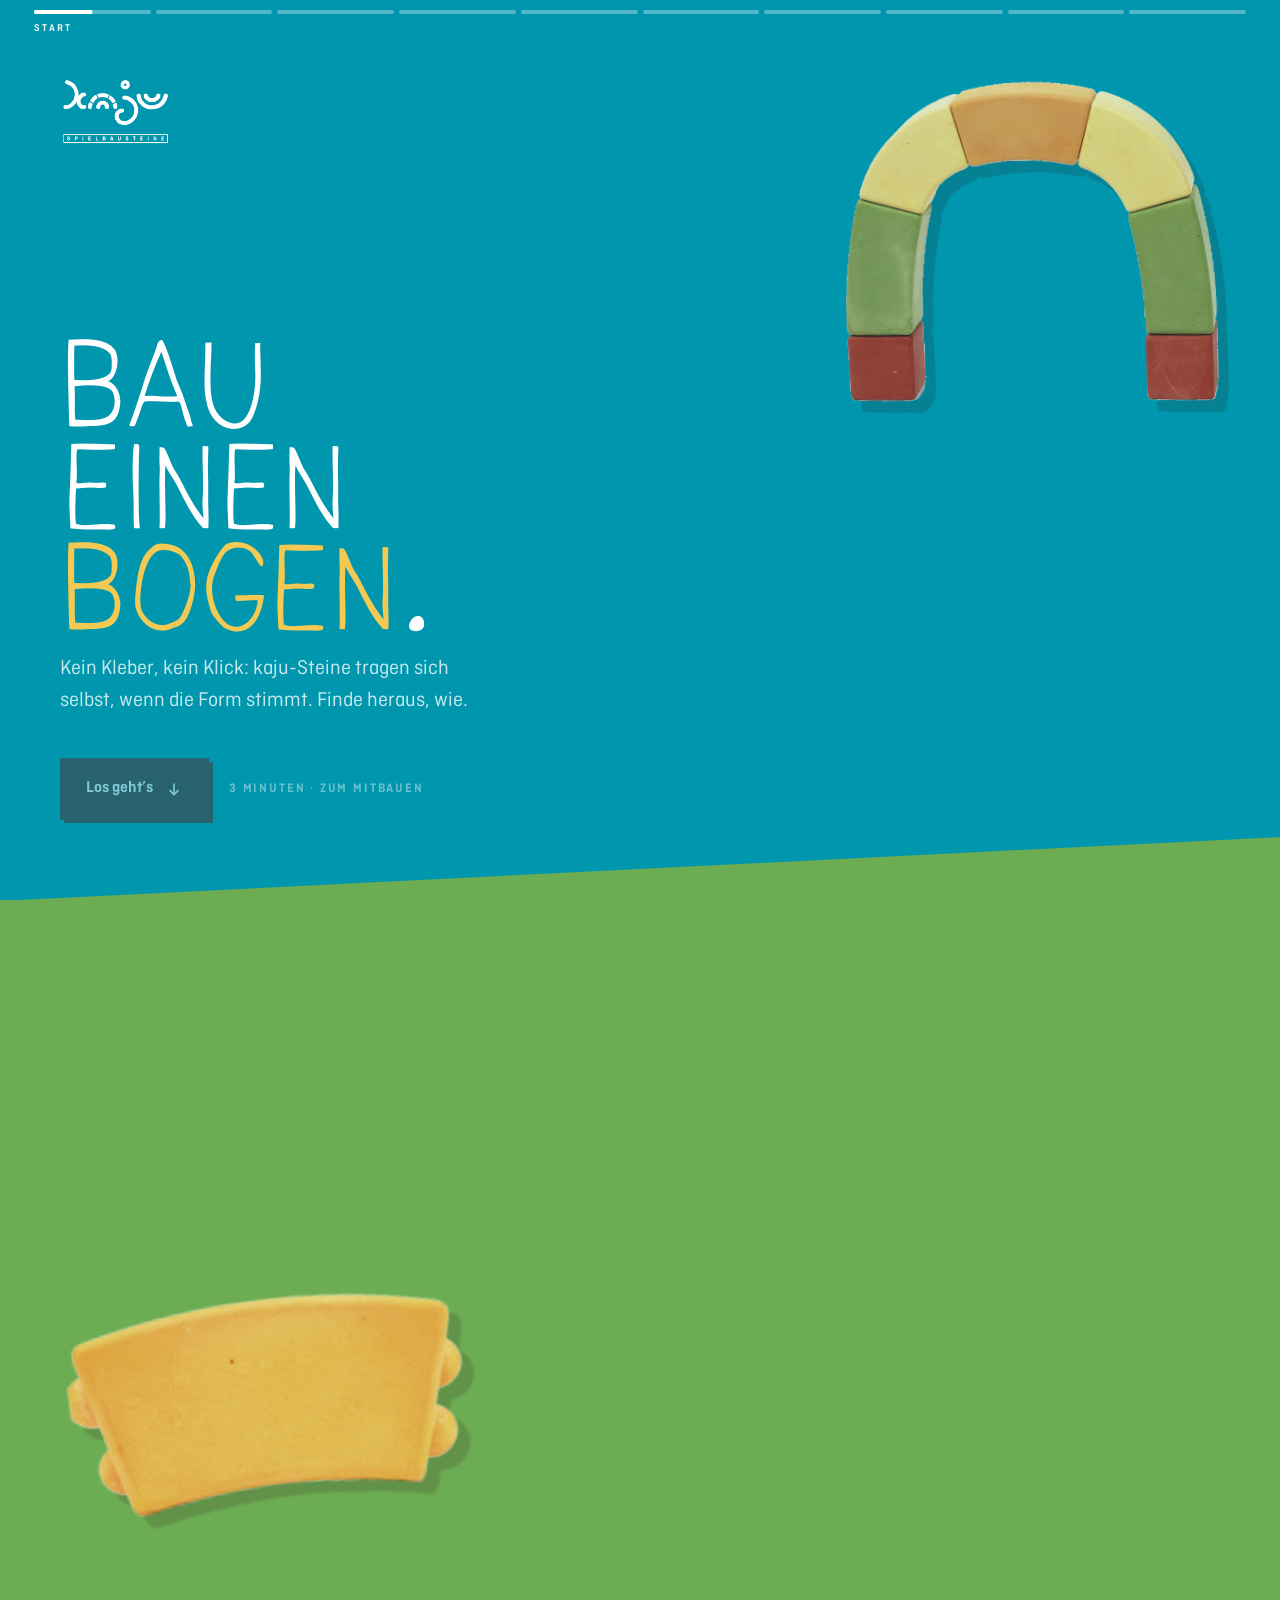
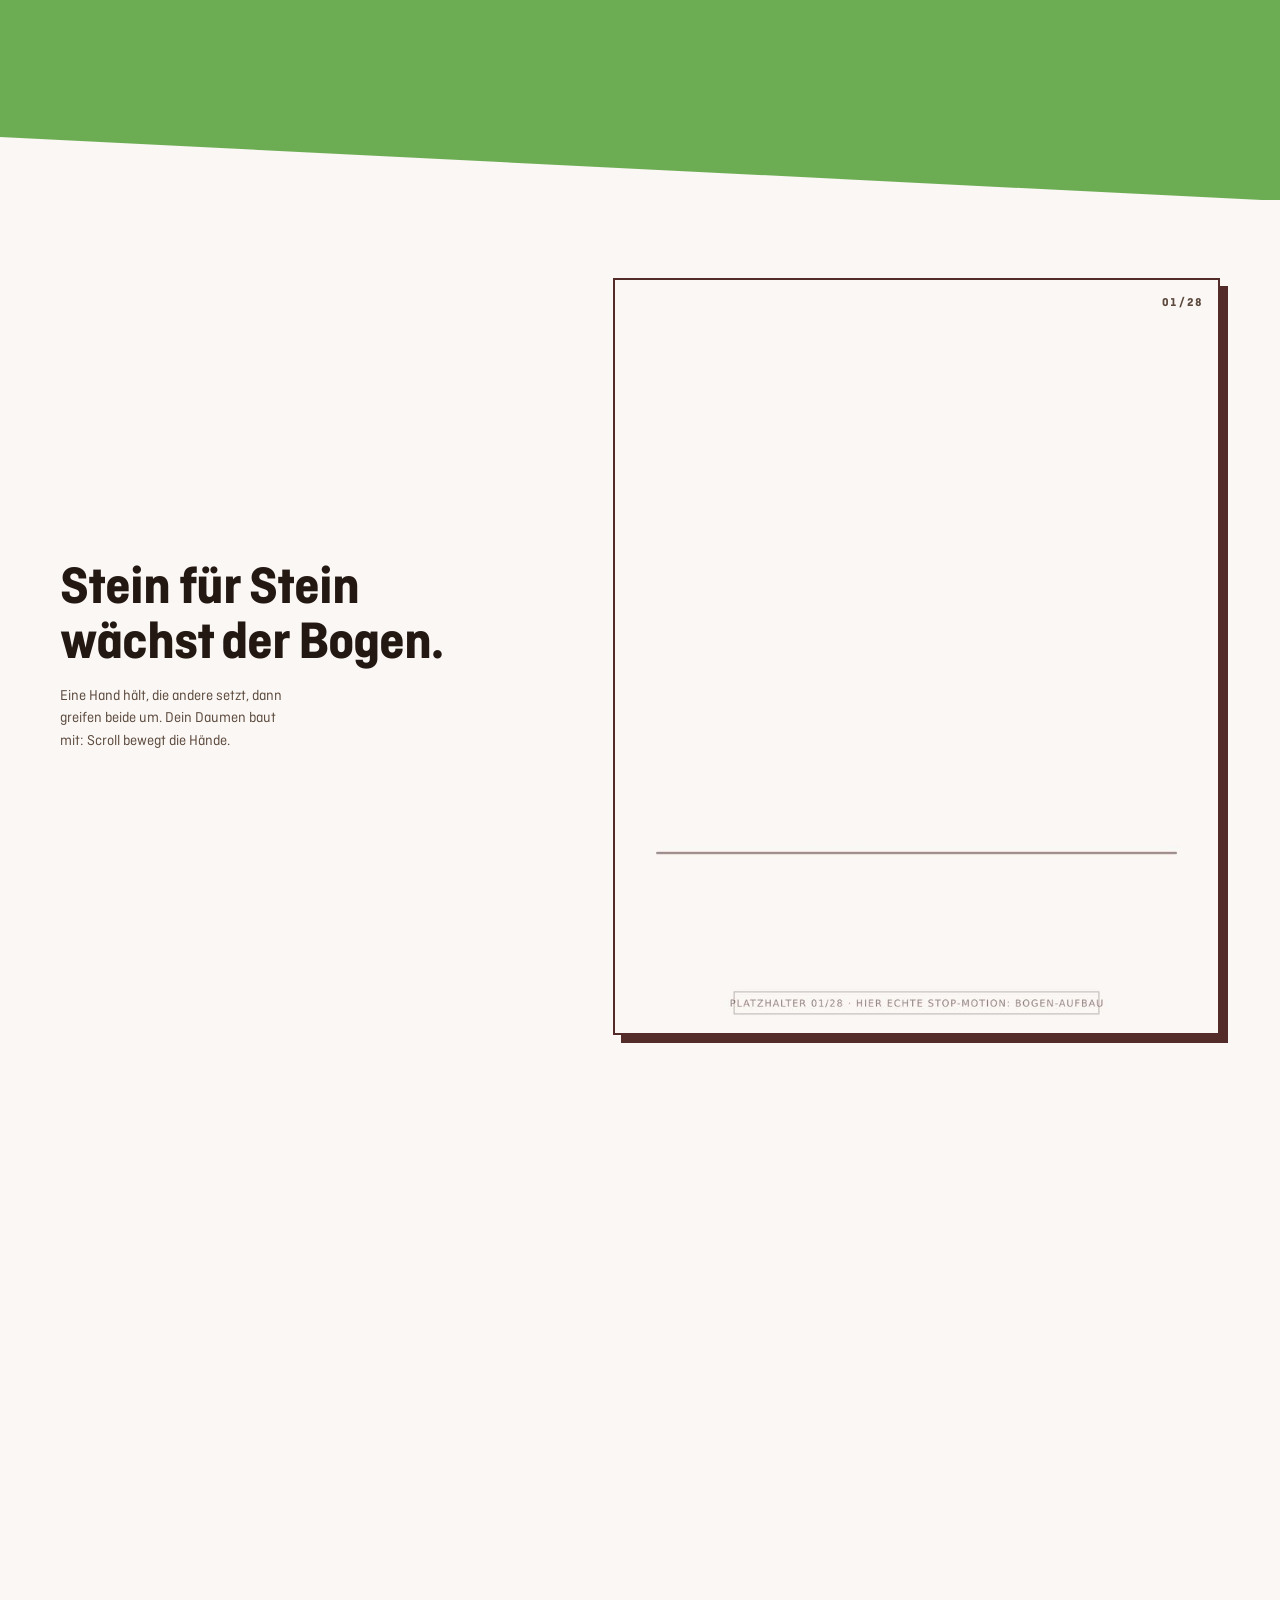
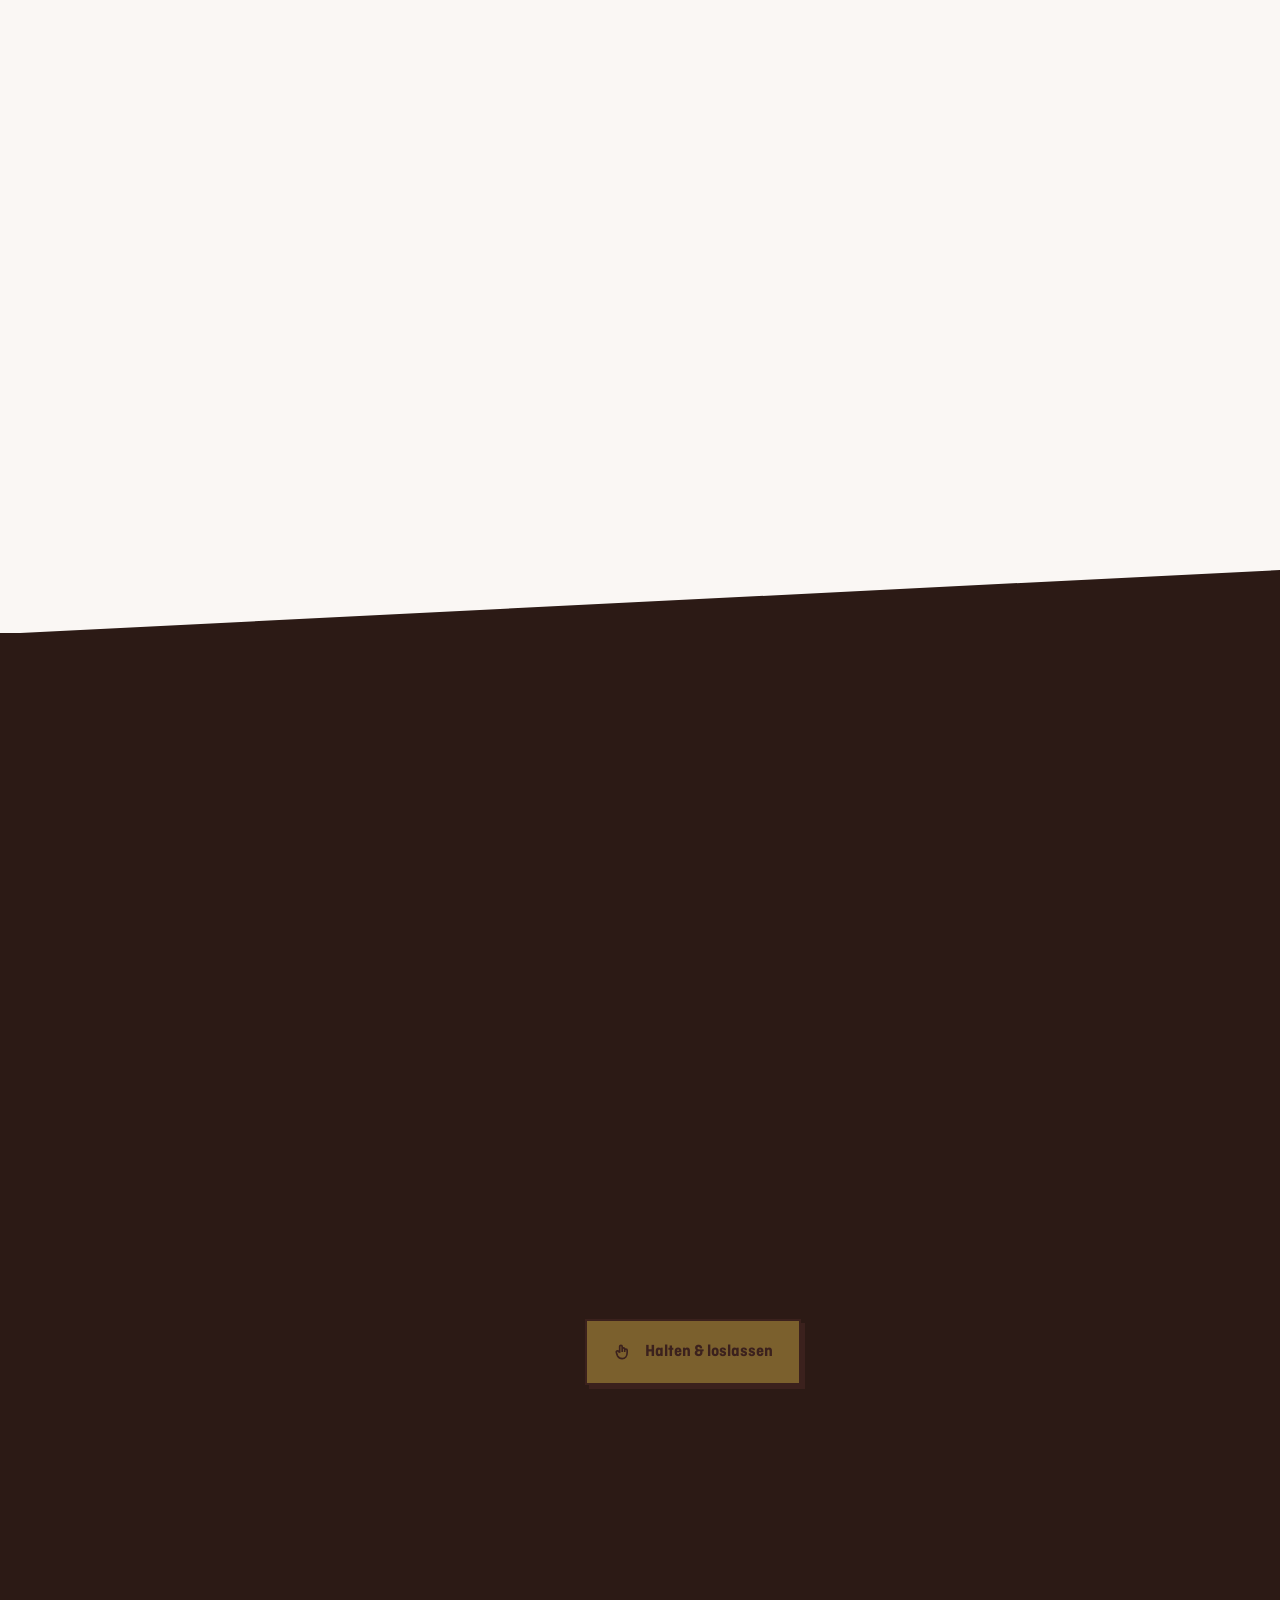
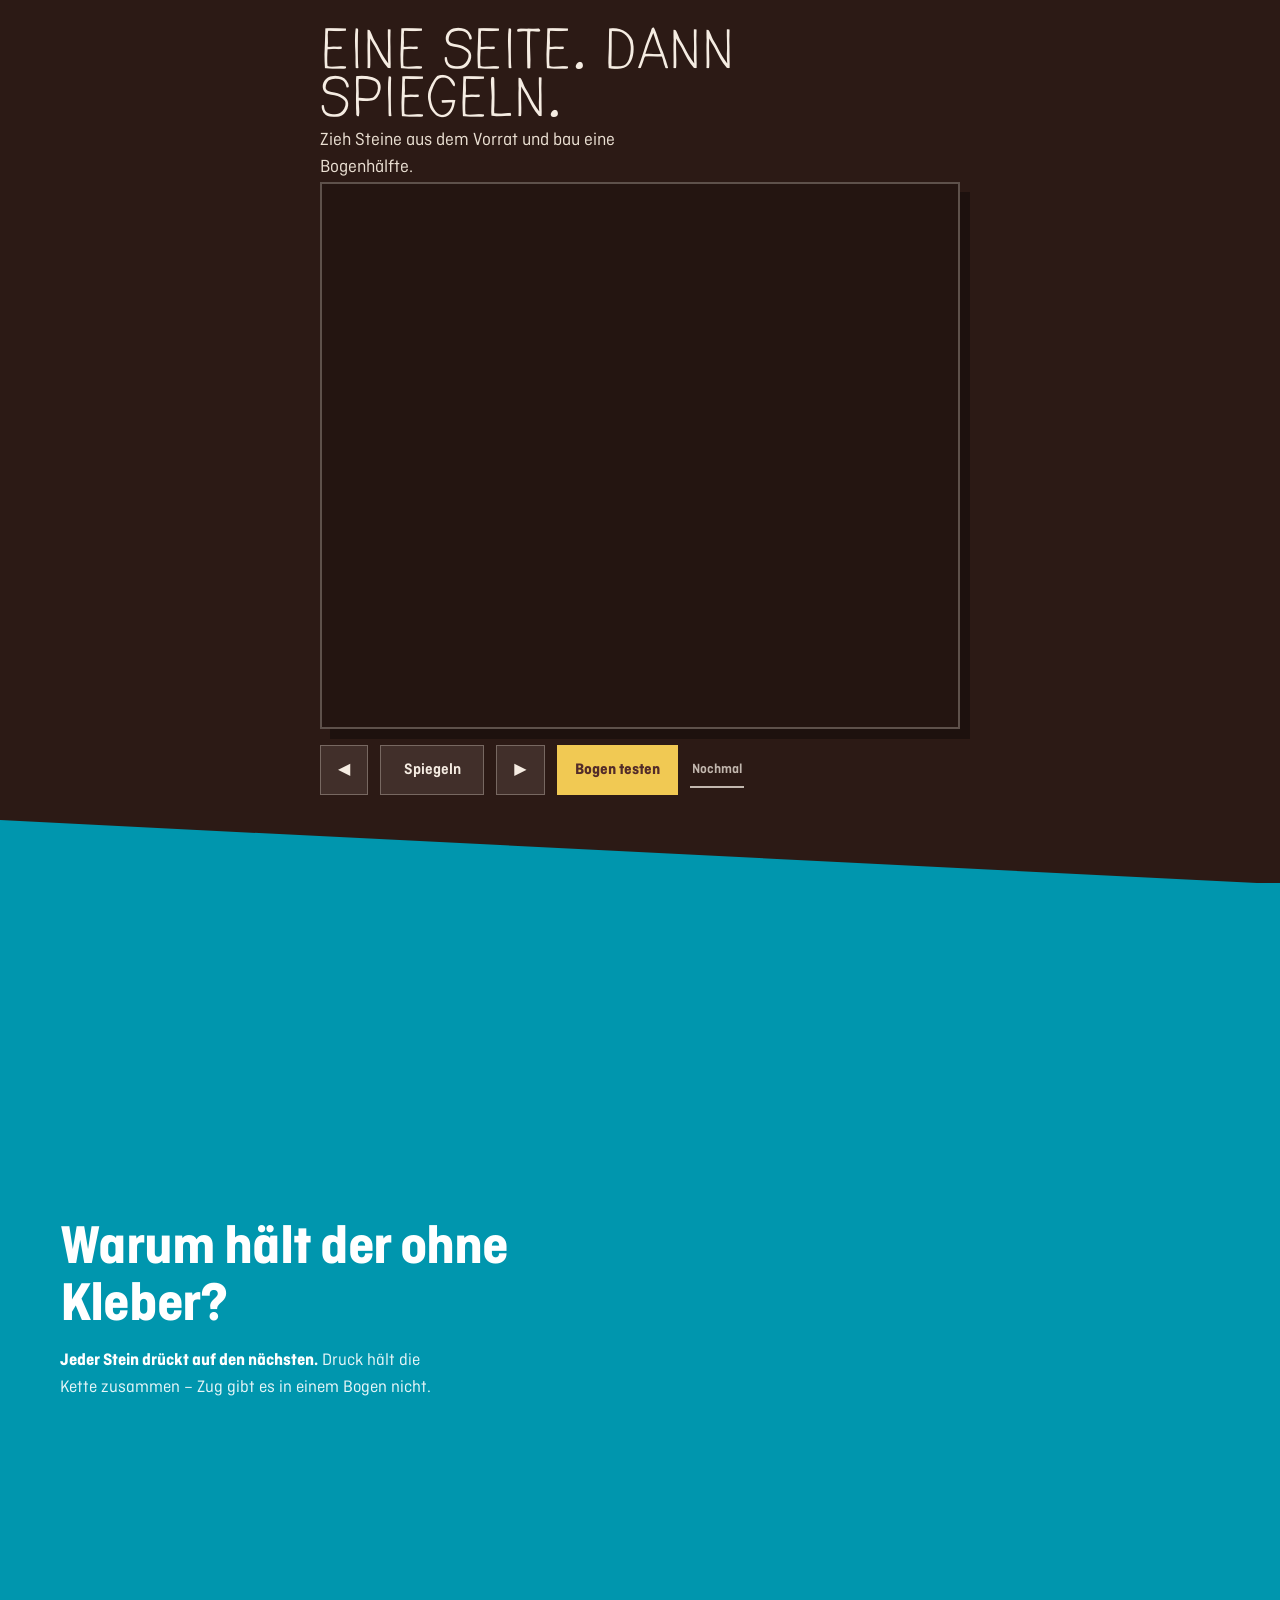
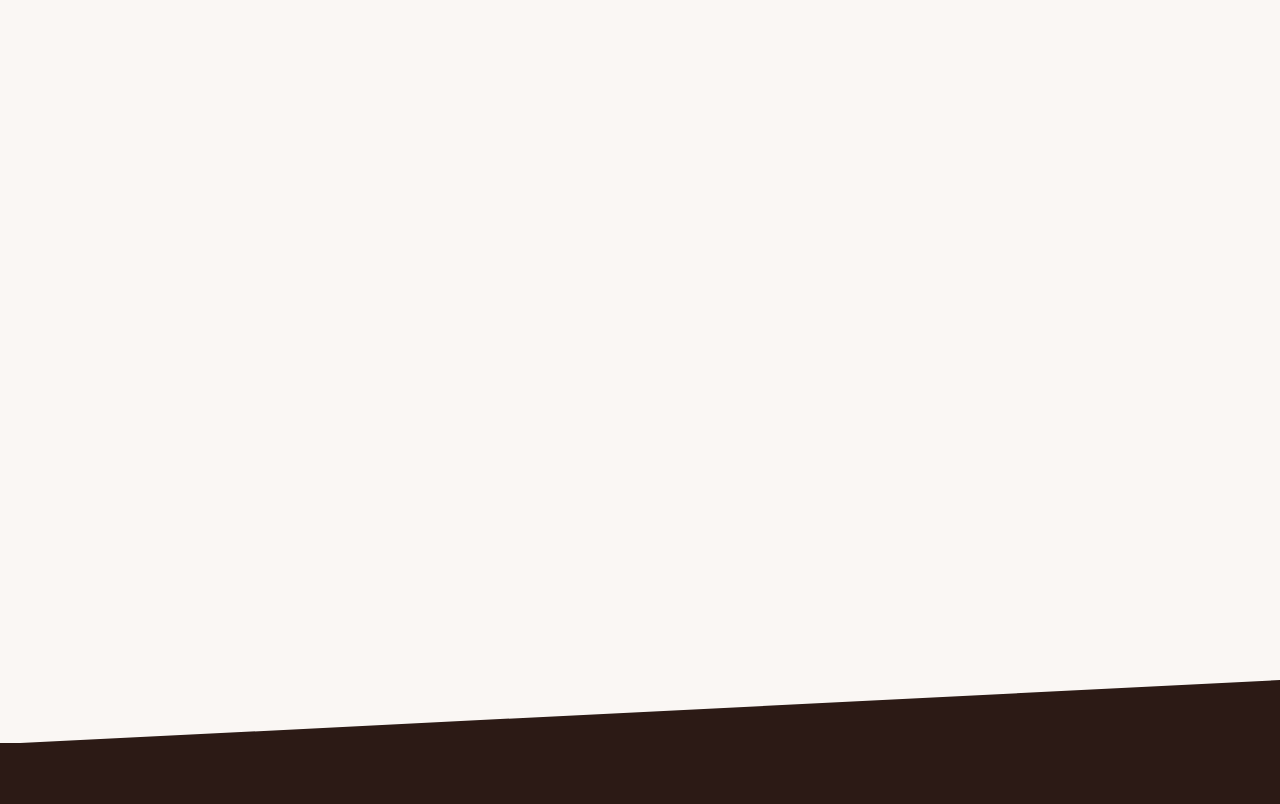
<file: index.html>
<!doctype html>
<meta charset="utf-8">
<meta http-equiv="refresh" content="0; url=kaju-erlebnis-nacht/">
<title>kaju Prototypen</title>
<a href="kaju-erlebnis-nacht/">Weiter zum kaju-Erlebnis-Prototyp</a>
</file>
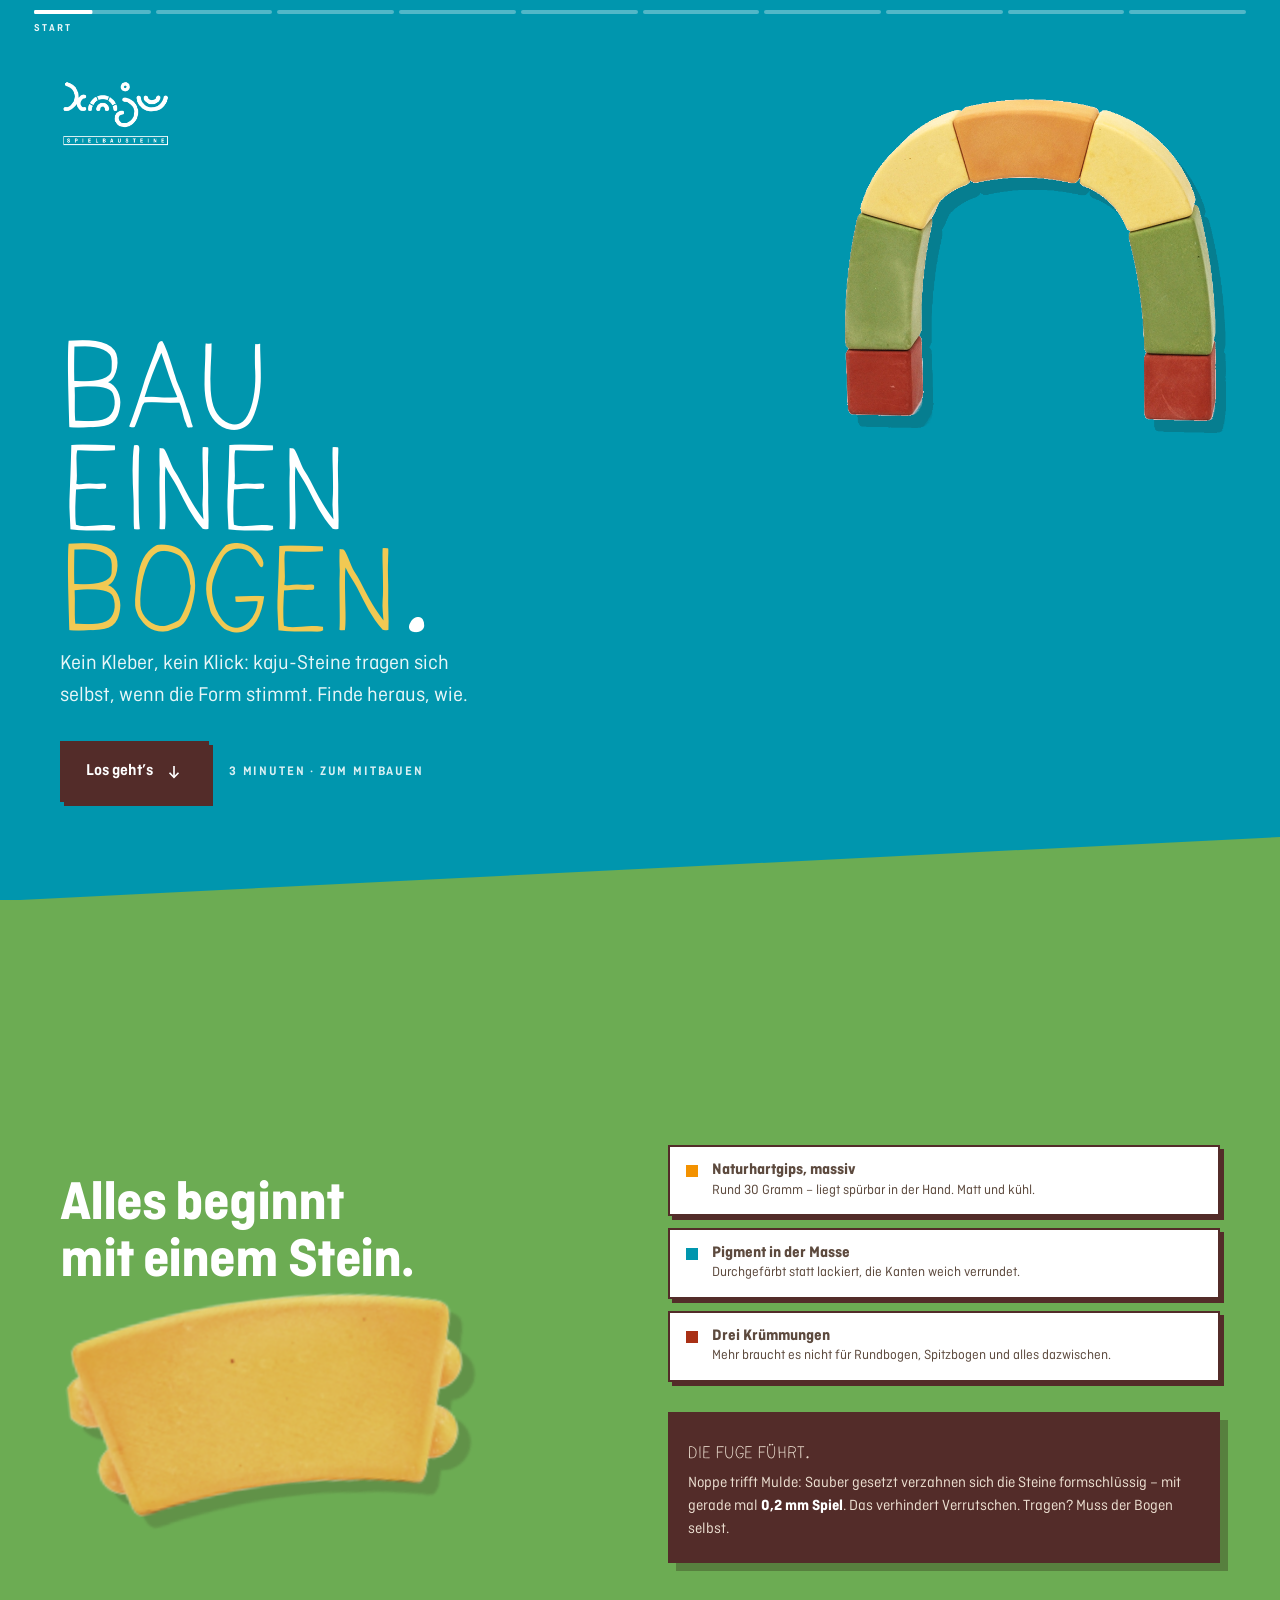
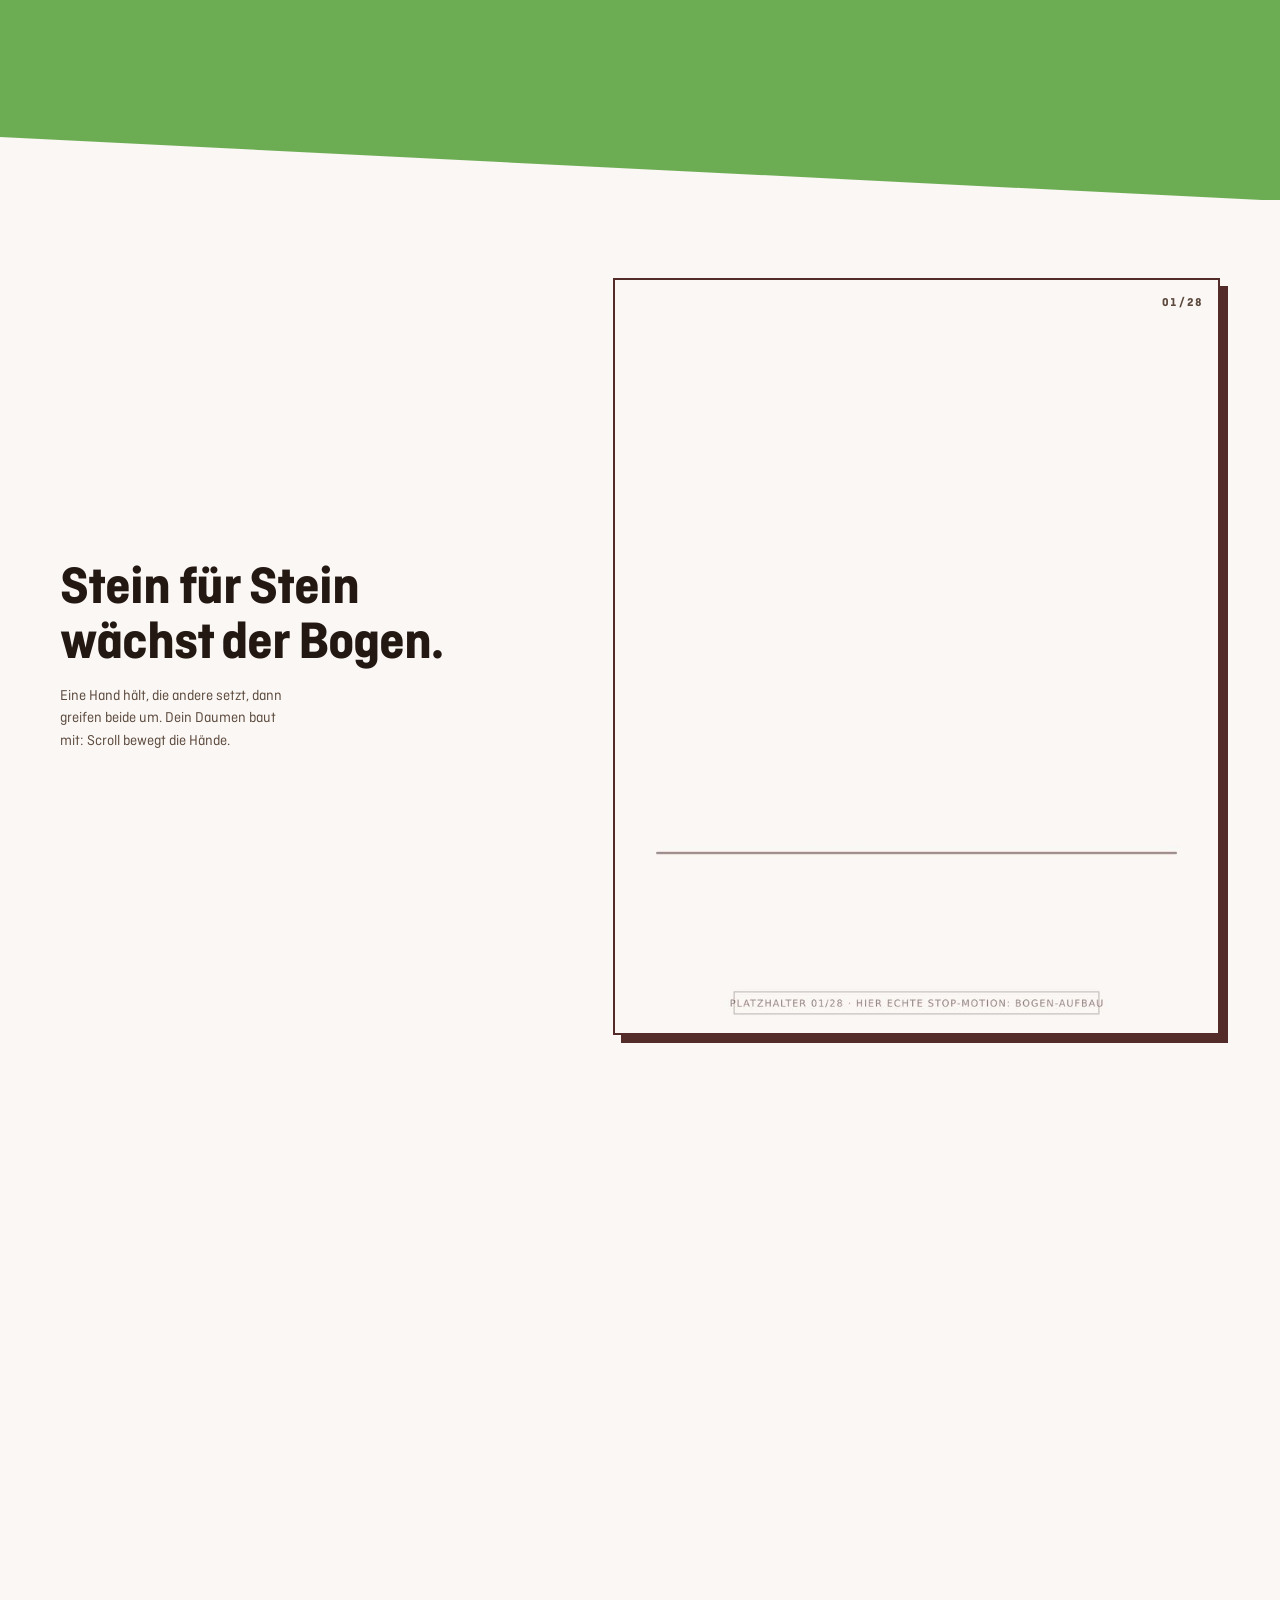
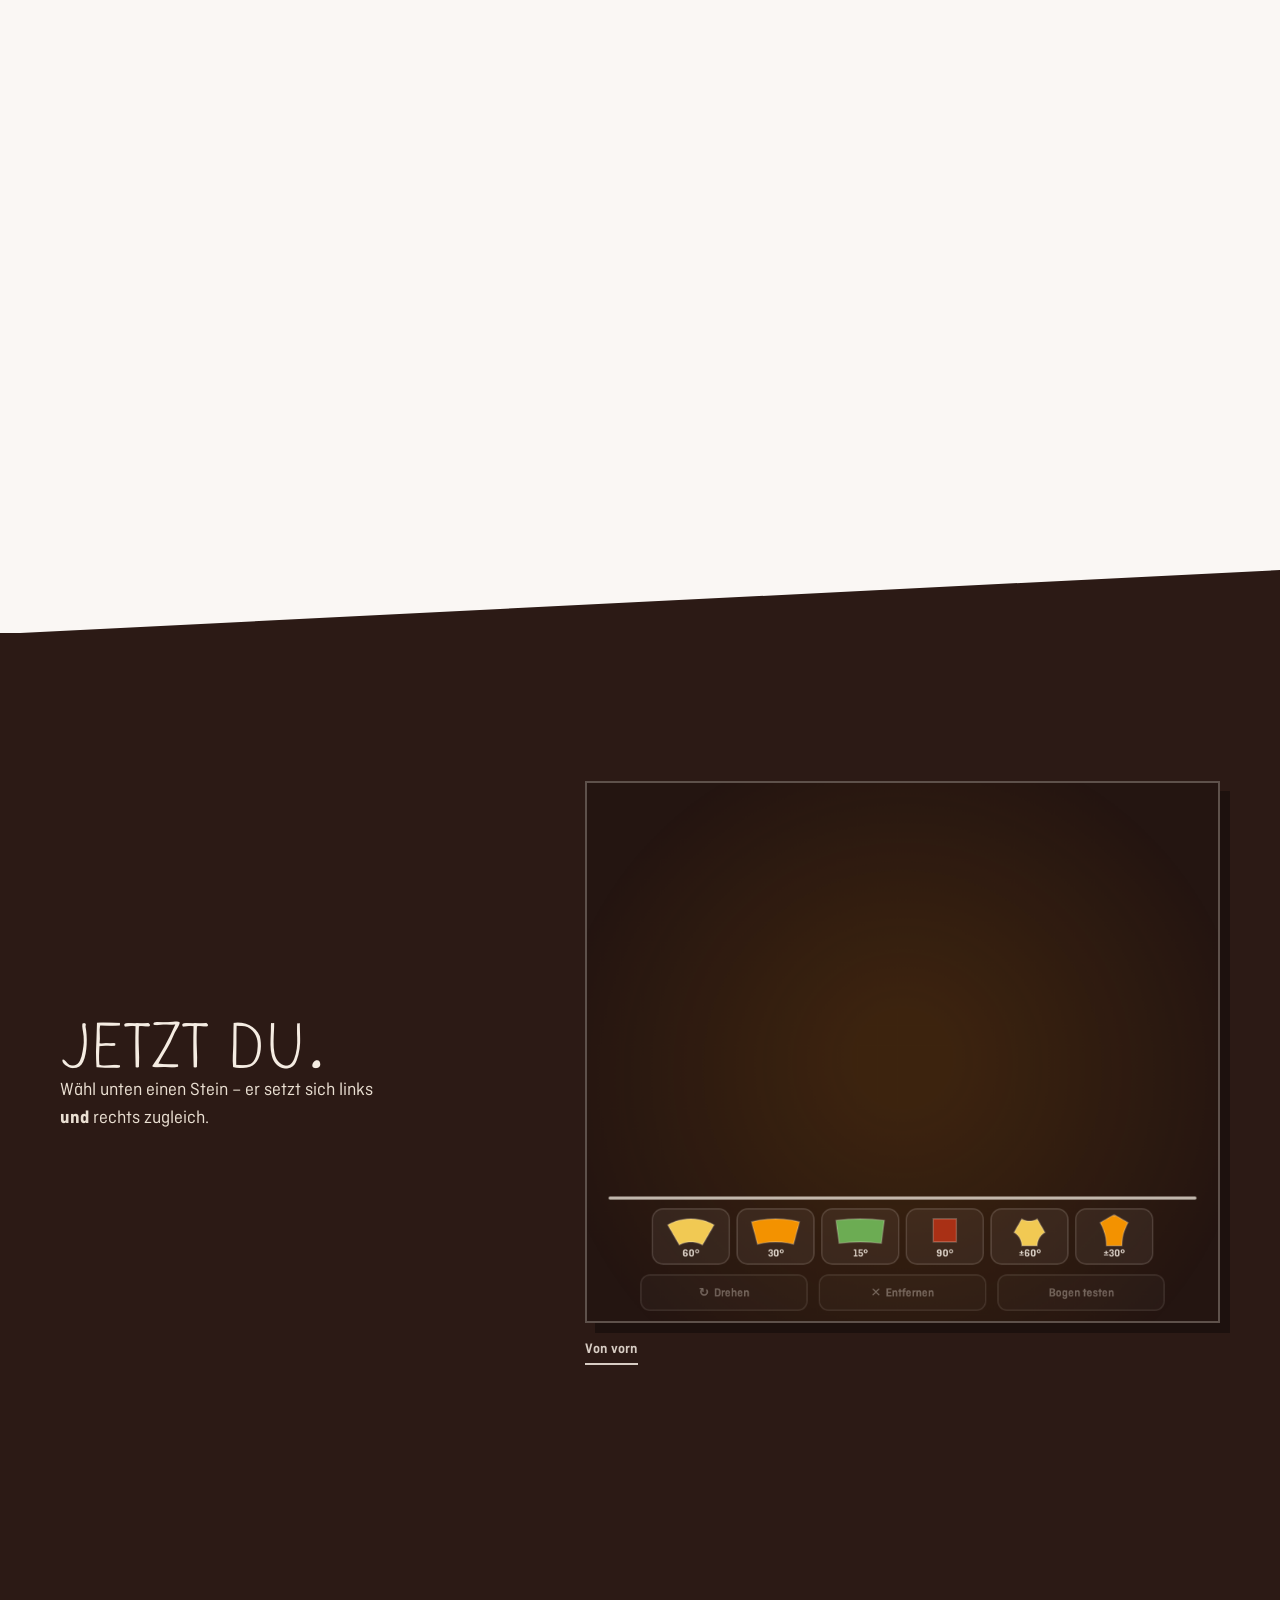
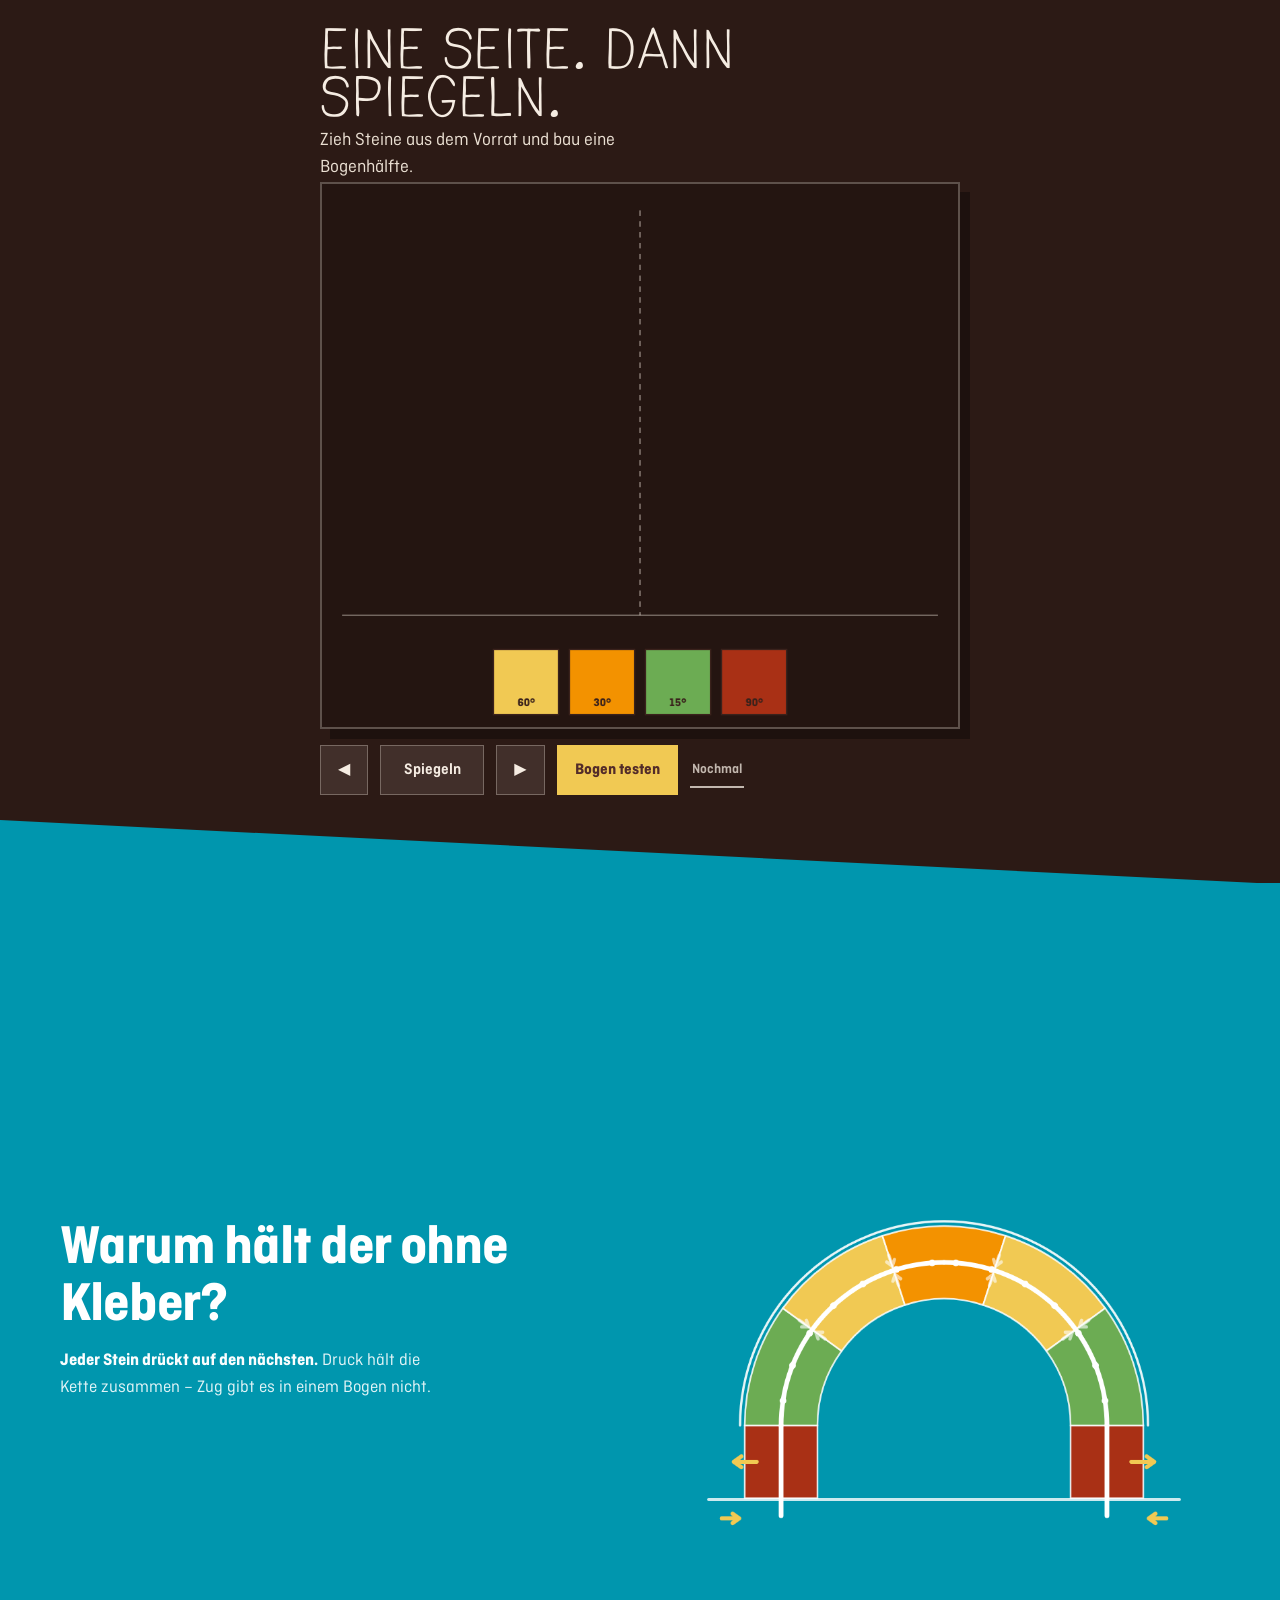
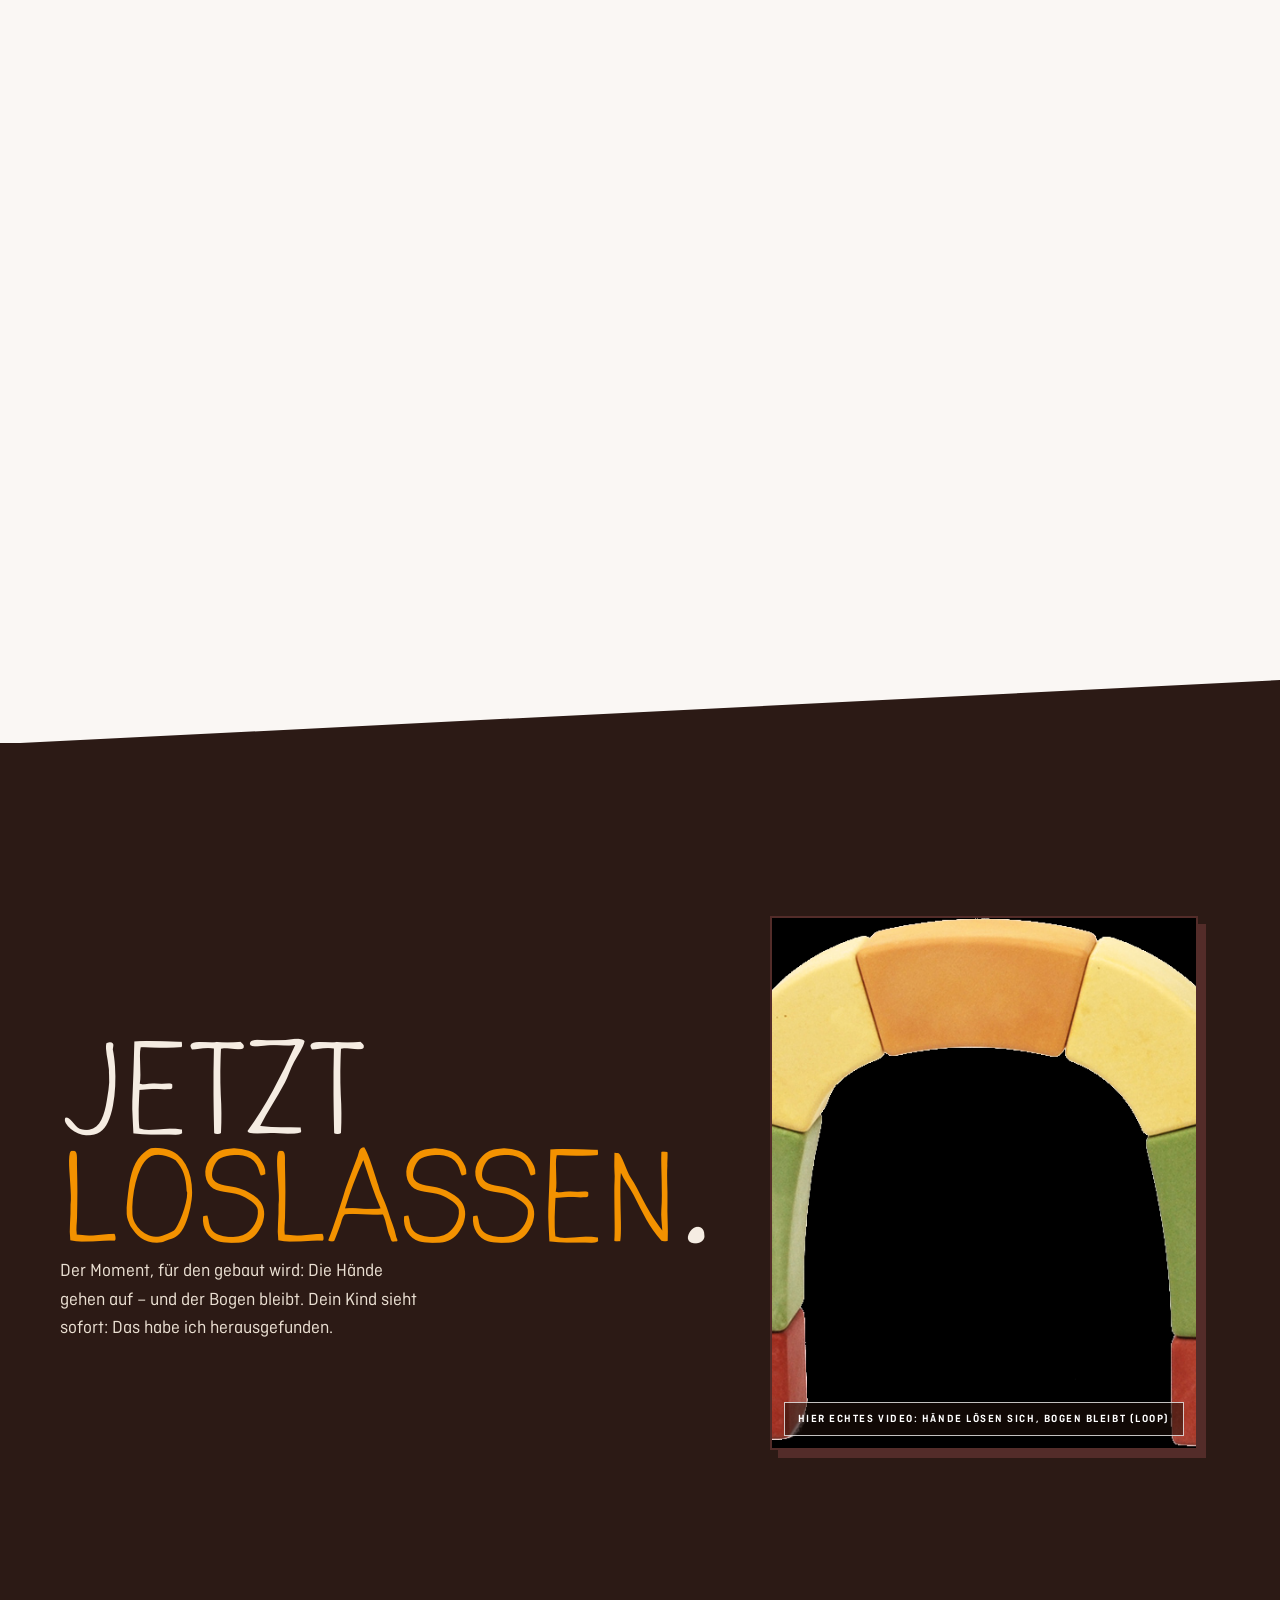
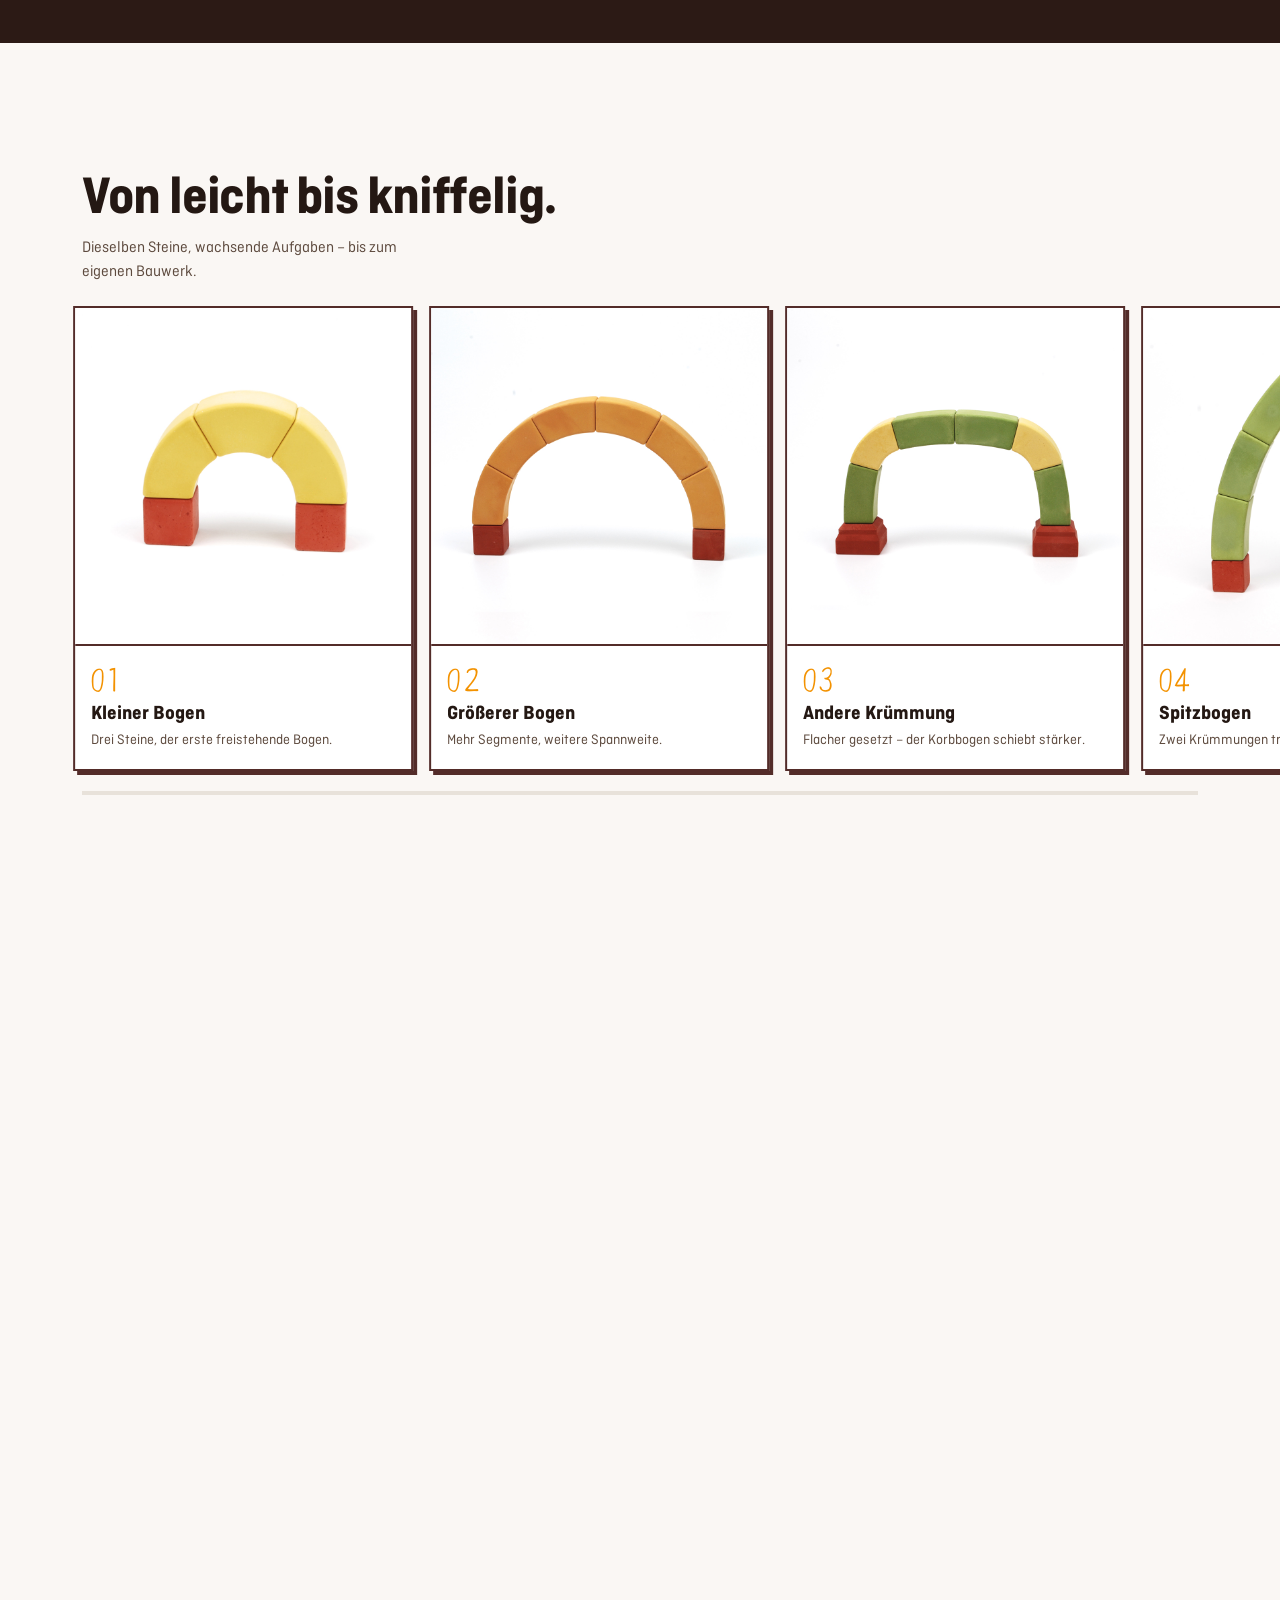
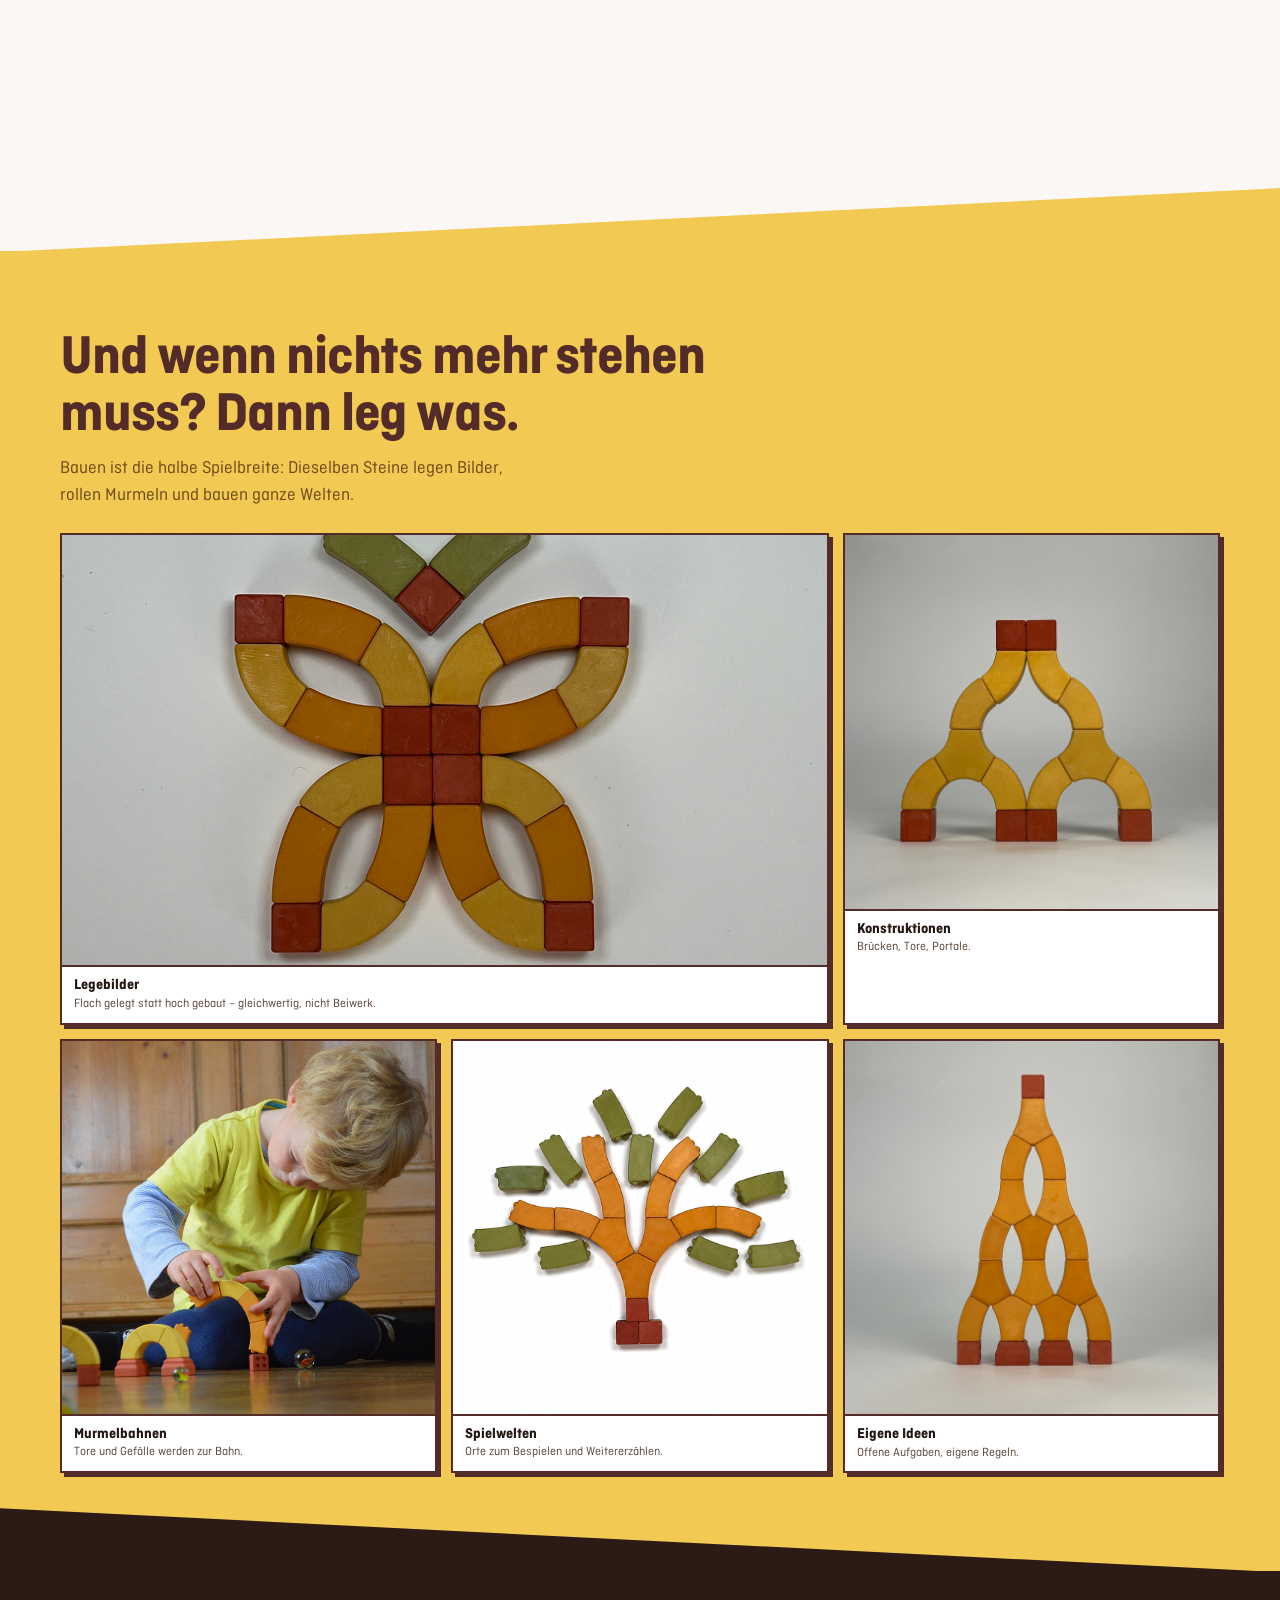
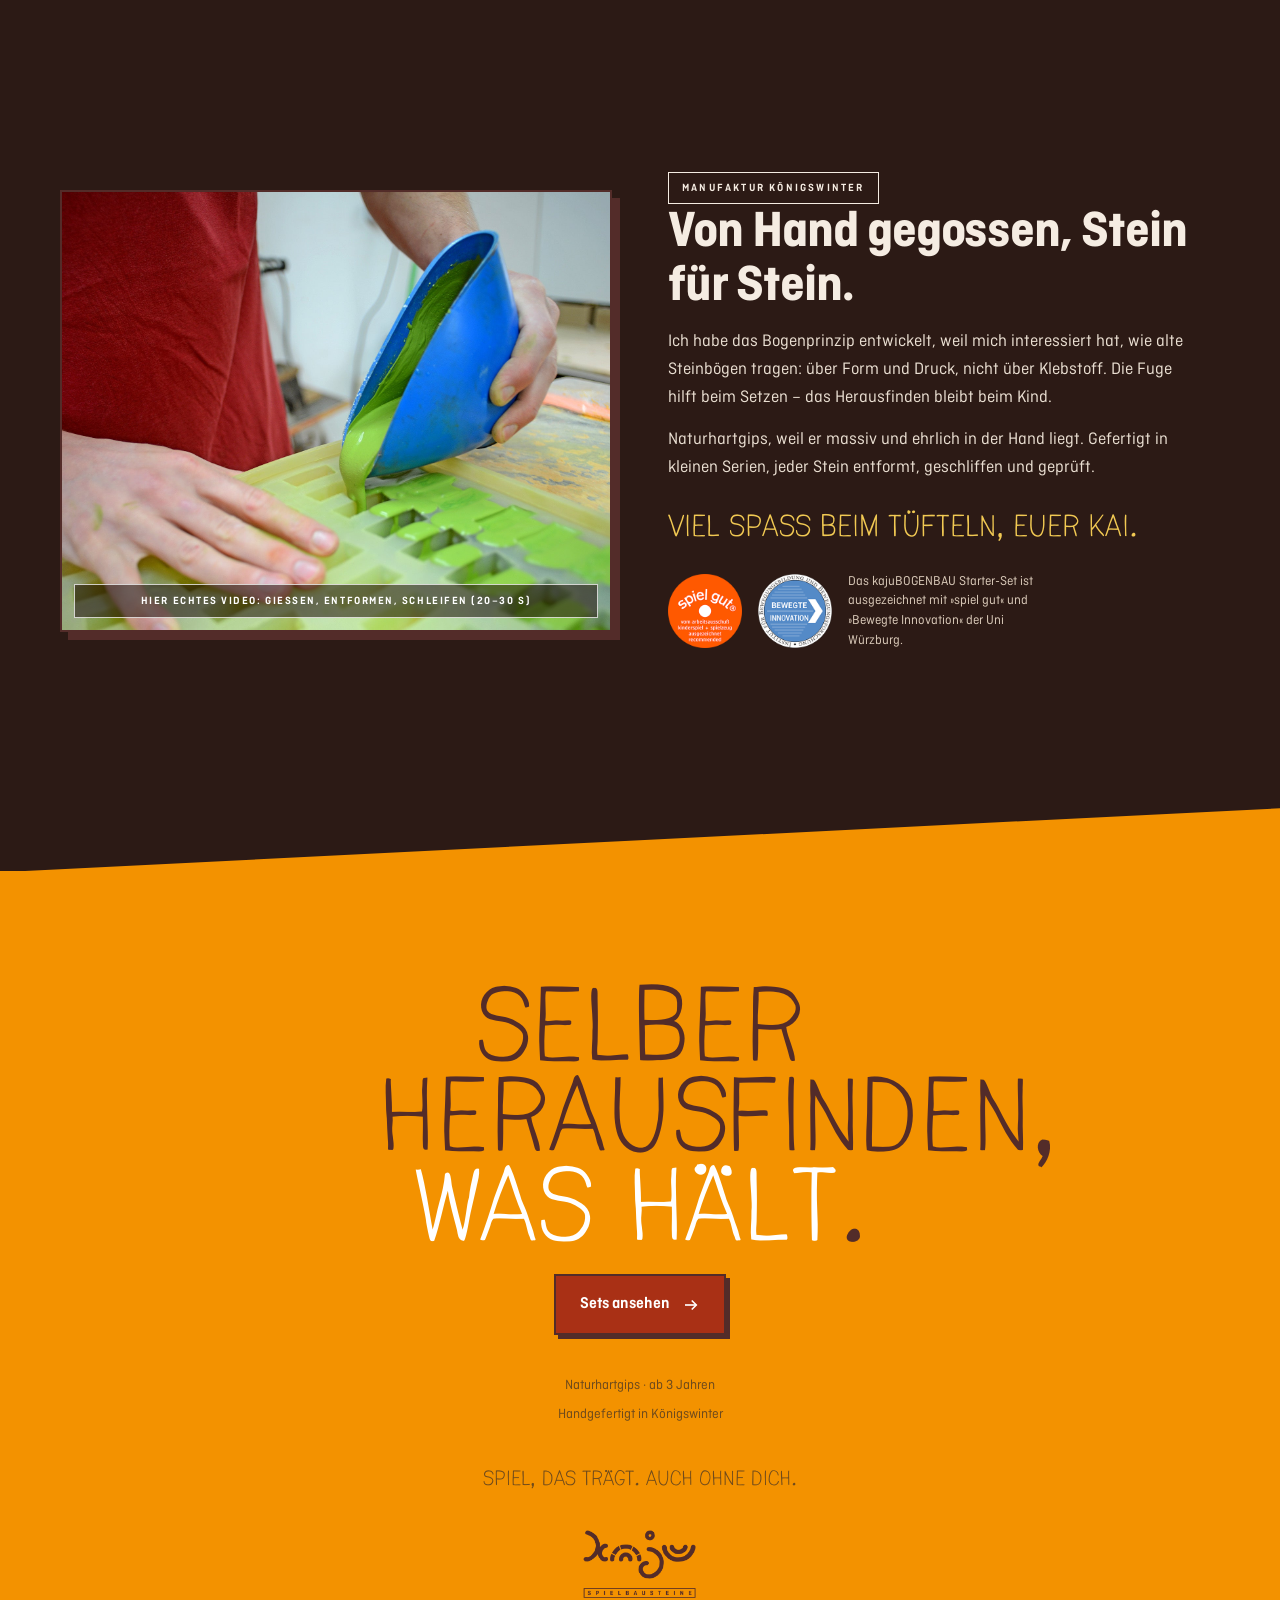
<file: kaju-erlebnis-nacht/index.html>
<!doctype html>
<html lang="de" class="no-js" data-bar="light">
<head>
<meta charset="utf-8">
<meta name="viewport" content="width=device-width, initial-scale=1, viewport-fit=cover">
<title>kaju · Bau einen Bogen</title>
<meta name="description" content="Erlebe das kaju-Bausystem: Wie aus einzelnen Naturhartgips-Steinen ein Bogen wird, der von allein trägt.">
<link rel="stylesheet" href="css/erlebnis.css">
</head>
<body>

<!-- STORY BAR · app chapter indicator -->
<nav class="storybar" aria-label="Kapitel">
  <div class="storybar__segs" id="segs"></div>
  <span class="storybar__label" id="seglabel">Start</span>
</nav>

<main id="app">

<!-- ============ CH 0 · COVER ============ -->
<section class="chapter cover ch--tuerkis" id="k0" data-bar="light" data-title="Start">
  <div class="chapter__inner">
    <img class="cover__logo blk" src="assets/kaju_logo_white.png" alt="kaju SPIELBAUSTEINE">
    <img class="cover__arch" id="cover-arch" src="assets/arch-clean.png" alt="Ein freistehender Bogen aus kaju-Steinen" aria-hidden="true">
    <h1 class="savu blk">Bau einen <span class="h1-hold">Bogen</span>.</h1>
    <p class="cover__sub blk">Kein Kleber, kein Klick: kaju-Steine tragen sich selbst, wenn die Form stimmt. Finde heraus, wie.</p>
    <div class="cover__cta blk">
      <a class="btn btn--braun" href="#k1" id="start-btn">Los geht&rsquo;s
        <svg viewBox="0 0 24 24"><line x1="12" y1="4" x2="12" y2="19"/><polyline points="6 13 12 19 18 13"/></svg>
      </a>
      <span class="cover__hint">3 Minuten &middot; zum Mitbauen</span>
    </div>
  </div>
</section>

<!-- ============ CH 1 · DER STEIN ============ -->
<section class="chapter stein ch--gruen cutl" id="k1" data-bar="light" data-title="Der Stein">
  <div class="chapter__inner stein__grid">
    <div>
      <div class="stein__head">
        <h2 class="blk">Alles beginnt mit einem Stein.</h2>
      </div>
      <div class="stein__stage">
        <img class="stein__img" id="stein-img" src="assets/stein-orange.png" alt="Ein einzelner kaju-Bogenbaustein aus orangem Naturhartgips, mit Noppen auf der Fugenfl&auml;che">
      </div>
    </div>
    <div>
      <div class="stein__facts">
        <div class="fact blk"><span class="fact__dot"></span><span><b>Naturhartgips, massiv</b><span>Rund 30 Gramm &ndash; liegt sp&uuml;rbar in der Hand. Matt und k&uuml;hl.</span></span></div>
        <div class="fact blk"><span class="fact__dot"></span><span><b>Pigment in der Masse</b><span>Durchgef&auml;rbt statt lackiert, die Kanten weich verrundet.</span></span></div>
        <div class="fact blk"><span class="fact__dot"></span><span><b>Drei Kr&uuml;mmungen</b><span>Mehr braucht es nicht f&uuml;r Rundbogen, Spitzbogen und alles dazwischen.</span></span></div>
      </div>
      <div class="fuge blk">
        <p class="fuge__title">Die Fuge f&uuml;hrt.</p>
        <p>Noppe trifft Mulde: Sauber gesetzt verzahnen sich die Steine formschl&uuml;ssig &ndash; mit gerade mal <span class="fuge__mm">0,2&nbsp;mm Spiel</span>. Das verhindert Verrutschen. Tragen? Muss der Bogen selbst.</p>
      </div>
    </div>
  </div>
</section>

<!-- ============ CH 2 · DAS WACHSEN · scroll-scrubbed stop motion ============ -->
<section class="chapter wachsen ch--papier cutr" id="k2" data-bar="dark" data-title="Das Wachsen">
  <div class="chapter__inner wachsen__pin">
    <div class="wachsen__grid">
      <div class="wachsen__head">
        <h2>Stein f&uuml;r Stein w&auml;chst der Bogen.</h2>
        <p class="wachsen__foot">Eine Hand h&auml;lt, die andere setzt, dann greifen beide um. Dein Daumen baut mit: Scroll bewegt die H&auml;nde.</p>
      </div>
      <div class="wachsen__frame">
        <canvas class="wachsen__canvas" id="wachsen-canvas" width="820" height="1024" aria-label="Stop-Motion: Ein Bogen w&auml;chst Stein f&uuml;r Stein"></canvas>
        <span class="wachsen__word savu" id="wachsen-word">Halten.</span>
        <span class="wachsen__count" id="wachsen-count">01/28</span>
      </div>
    </div>
  </div>
</section>

<!-- ============ CH 3 · DIE BAUPROBE · interactive ============ -->
<section class="chapter bauprobe ch--dunkel cutl" id="k3" data-bar="light" data-title="Die Bauprobe">
  <div class="chapter__inner bauprobe__grid">
    <div class="bauprobe__head">
      <h2 class="savu blk">Jetzt Du.</h2>
      <p class="bauprobe__task blk" id="bp-task">Tipp auf die B&uuml;hne: Setz Stein f&uuml;r Stein.</p>
    </div>
    <div>
      <div class="bauprobe__stage blk" id="bp-stage">
        <canvas class="bauprobe__canvas" id="bp-canvas" width="820" height="700" aria-label="Interaktive Bauprobe: Bogen setzen, ausrichten, loslassen"></canvas>
        <div class="bauprobe__verdict"><span id="bp-verdict">Tr&auml;gt.</span></div>
      </div>
      <div class="bauprobe__controls">
        <button class="holdbtn" id="bp-hold" disabled>
          <svg viewBox="0 0 24 24" width="20" height="20" fill="none" stroke="currentColor" stroke-width="2"><path d="M8 13V5.5a1.5 1.5 0 0 1 3 0V12m0-1.5v-2a1.5 1.5 0 0 1 3 0V12m0-1v-1a1.5 1.5 0 0 1 3 0v2.5c0 4.5-2.5 7.5-6 7.5-2.7 0-4.3-1.2-5.6-3.4L4 12.7a1.6 1.6 0 0 1 2.7-1.6L8 13"/></svg>
          <span id="bp-hold-label">Halten &amp; loslassen</span>
        </button>
        <button class="bauprobe__reset" id="bp-reset" hidden>Nochmal bauen</button>
      </div>
      <div class="bauprobe__tip" id="bp-tip"></div>
    </div>
  </div>
</section>

<!-- ============ CH 3b · BAUPROBE 2 · one-sided build + movable mirror axis ============ -->
<section class="bauprobe bauprobe2 ch--dunkel" id="k3b">
  <div class="bauprobe2__inner">
    <div class="bauprobe__head">
      <h2 class="savu">Eine Seite. Dann spiegeln.</h2>
      <p class="bauprobe__task" id="bp2-task">Zieh Steine aus dem Vorrat und bau eine Bogenh&auml;lfte.</p>
    </div>
    <div class="bauprobe__stage" id="bp2-stage">
      <canvas class="bauprobe__canvas" id="bp2-canvas" width="820" height="700" aria-label="Bauprobe Variante 2: eine H&auml;lfte bauen, Spiegelachse verschieben, spiegeln"></canvas>
      <div class="bauprobe__verdict"><span id="bp2-verdict"></span></div>
    </div>
    <div class="bauprobe__controls bauprobe2__controls">
      <button class="bp2-btn" id="bp2-axis-left" aria-label="Spiegelachse nach links">&#9664;</button>
      <button class="bp2-btn bp2-btn--wide" id="bp2-mirror">Spiegeln</button>
      <button class="bp2-btn" id="bp2-axis-right" aria-label="Spiegelachse nach rechts">&#9654;</button>
      <button class="bp2-btn bp2-btn--go" id="bp2-test">Bogen testen</button>
      <button class="bp2-btn bp2-btn--reset" id="bp2-reset">Nochmal</button>
    </div>
    <div class="bauprobe__tip" id="bp2-tip"></div>
  </div>
</section>

<!-- ============ CH 4 · DIE KRAFT · scrubbed force flow ============ -->
<section class="chapter kraft ch--tuerkis cutr" id="k4" data-bar="light" data-title="Die Kraft">
  <div class="chapter__inner kraft__grid">
    <div>
      <h2>Warum h&auml;lt der ohne Kleber?</h2>
      <p class="kraft__cap" id="kraft-cap"><b>Jeder Stein dr&uuml;ckt auf den n&auml;chsten.</b> Druck h&auml;lt die Kette zusammen &ndash; Zug gibt es in einem Bogen nicht.</p>
    </div>
    <div class="kraft__stage">
      <canvas class="kraft__canvas" id="kraft-canvas" width="820" height="760" aria-label="Kraftfluss durch den Bogen: Druck flie&szlig;t durch die Steine in den Boden"></canvas>
    </div>
  </div>
</section>

<!-- ============ CH 5 · LOSLASSEN · video moment ============ -->
<section class="chapter los ch--dunkel cutl" id="k5" data-bar="light" data-title="Loslassen">
  <div class="chapter__inner los__grid">
    <div>
      <h2>Jetzt <em>loslassen</em>.</h2>
      <p class="los__text">Der Moment, f&uuml;r den gebaut wird: Die H&auml;nde gehen auf &ndash; und der Bogen bleibt. Dein Kind sieht sofort: Das habe ich herausgefunden.</p>
    </div>
    <div class="los__media blk">
      <video id="los-video" playsinline muted loop preload="none" poster="assets/arch-clean.png">
        <!-- PLATZHALTER · Slot V1: Loop "Hände lösen sich, Bogen bleibt stehen", 6-10 s, 4:5, s. PLATZHALTER.md -->
      </video>
      <span class="los__ph">Hier echtes Video: H&auml;nde l&ouml;sen sich, Bogen bleibt (Loop)</span>
    </div>
  </div>
</section>

<!-- ============ CH 6 · WACHSENDES KÖNNEN · horizontal scrub ============ -->
<section class="chapter koennen ch--papier cutr" id="k6" data-bar="dark" data-title="Das K&ouml;nnen">
  <div class="koennen__head">
    <h2>Von leicht bis kniffelig.</h2>
    <p class="koennen__sub">Dieselben Steine, wachsende Aufgaben &ndash; bis zum eigenen Bauwerk.</p>
  </div>
  <div class="koennen__viewport" id="koennen-viewport">
    <div class="koennen__track" id="koennen-track">
      <article class="stufe"><div class="stufe__media"><img src="assets/bauplaner-mini-rundbogen-3-gelbe.jpg" alt="Stufe 1: kleiner Bogen aus drei Steinen"></div><div class="stufe__body"><span class="stufe__num savu">01</span><h3 class="stufe__name">Kleiner Bogen</h3><p class="stufe__desc">Drei Steine, der erste freistehende Bogen.</p></div></article>
      <article class="stufe"><div class="stufe__media"><img src="assets/bauplaner-rundbogen-6o.jpg" alt="Stufe 2: gr&ouml;&szlig;erer Rundbogen"></div><div class="stufe__body"><span class="stufe__num savu">02</span><h3 class="stufe__name">Gr&ouml;&szlig;erer Bogen</h3><p class="stufe__desc">Mehr Segmente, weitere Spannweite.</p></div></article>
      <article class="stufe"><div class="stufe__media"><img src="assets/bauplaner-korbbogen.jpg" alt="Stufe 3: Korbbogen mit flacher Kr&uuml;mmung"></div><div class="stufe__body"><span class="stufe__num savu">03</span><h3 class="stufe__name">Andere Kr&uuml;mmung</h3><p class="stufe__desc">Flacher gesetzt &ndash; der Korbbogen schiebt st&auml;rker.</p></div></article>
      <article class="stufe"><div class="stufe__media"><img src="assets/bauplaner-spitzbogenv3.jpg" alt="Stufe 4: Spitzbogen"></div><div class="stufe__body"><span class="stufe__num savu">04</span><h3 class="stufe__name">Spitzbogen</h3><p class="stufe__desc">Zwei Kr&uuml;mmungen treffen sich oben.</p></div></article>
      <article class="stufe"><div class="stufe__media"><img src="assets/bauplaner-doppelbogen.jpg" alt="Stufe 5: Doppelbogen als Arkade"></div><div class="stufe__body"><span class="stufe__num savu">05</span><h3 class="stufe__name">Doppelbogen</h3><p class="stufe__desc">B&ouml;gen reihen sich zur Arkade.</p></div></article>
      <article class="stufe stufe--last"><div class="stufe__media"><img src="assets/bauplaner-kreisportal-mit-stabilisierung.jpg" alt="Stufe 6: freie Konstruktion mit Kreisportal"></div><div class="stufe__body"><span class="stufe__num savu">06</span><h3 class="stufe__name">Freie Konstruktion</h3><p class="stufe__desc">Aus B&ouml;gen wird ein eigenes Bauwerk.</p></div></article>
    </div>
  </div>
  <div class="koennen__progress" aria-hidden="true"><i id="koennen-bar"></i></div>
</section>

<!-- ============ CH 7 · DIE BAUWELT ============ -->
<section class="chapter welt ch--gelb cutl" id="k7" data-bar="dark" data-title="Die Bauwelt">
  <div class="chapter__inner">
    <h2 class="blk">Und wenn nichts mehr stehen muss? Dann leg was.</h2>
    <p class="welt__sub blk">Bauen ist die halbe Spielbreite: Dieselben Steine legen Bilder, rollen Murmeln und bauen ganze Welten.</p>
    <div class="welt__grid">
      <figure class="welt__tile welt__tile--wide blk">
        <img src="assets/bauplaner-schmetterling.jpg" alt="Legebild: Schmetterling aus flach gelegten kaju-Steinen">
        <figcaption>Legebilder<small>Flach gelegt statt hoch gebaut &ndash; gleichwertig, nicht Beiwerk.</small></figcaption>
      </figure>
      <figure class="welt__tile blk">
        <img src="assets/bauplaner-bruecke.jpg" alt="Konstruktion: Br&uuml;cke aus kaju-B&ouml;gen">
        <figcaption>Konstruktionen<small>Br&uuml;cken, Tore, Portale.</small></figcaption>
      </figure>
      <figure class="welt__tile blk">
        <img src="assets/V5-HERO-103_kind-baut-konzentriert.jpg" alt="Kind spielt mit Murmeln an kaju-B&ouml;gen">
        <figcaption>Murmelbahnen<small>Tore und Gef&auml;lle werden zur Bahn.</small></figcaption>
      </figure>
      <figure class="welt__tile blk">
        <img src="assets/bauplaner-baum.jpg" alt="Spielwelt: Baum aus kaju-Steinen">
        <figcaption>Spielwelten<small>Orte zum Bespielen und Weitererz&auml;hlen.</small></figcaption>
      </figure>
      <figure class="welt__tile blk">
        <img src="assets/bauplaner-rakete.jpg" alt="Spielidee: Rakete aus kaju-Steinen">
        <figcaption>Eigene Ideen<small>Offene Aufgaben, eigene Regeln.</small></figcaption>
      </figure>
    </div>
  </div>
</section>

<!-- ============ CH 8 · DIE WERKSTATT ============ -->
<section class="chapter werkstatt ch--dunkel cutr" id="k8" data-bar="light" data-title="Die Werkstatt">
  <div class="chapter__inner werkstatt__grid">
    <div class="werkstatt__media blk">
      <img src="assets/V5-HER-101_gips-in-formen-giessen.jpg" alt="Gr&uuml;ner Naturhartgips wird von Hand in Silikonformen gegossen">
      <span class="los__ph">Hier echtes Video: Gie&szlig;en, Entformen, Schleifen (20&ndash;30 s)</span>
    </div>
    <div>
      <span class="kicker blk">Manufaktur K&ouml;nigswinter</span>
      <h2 class="blk">Von Hand gegossen, Stein f&uuml;r Stein.</h2>
      <p class="blk">Ich habe das Bogenprinzip entwickelt, weil mich interessiert hat, wie alte Steinb&ouml;gen tragen: &uuml;ber Form und Druck, nicht &uuml;ber Klebstoff. Die Fuge hilft beim Setzen &ndash; das Herausfinden bleibt beim Kind.</p>
      <p class="blk">Naturhartgips, weil er massiv und ehrlich in der Hand liegt. Gefertigt in kleinen Serien, jeder Stein entformt, geschliffen und gepr&uuml;ft.</p>
      <p class="werkstatt__sig blk">Viel Spass beim T&uuml;fteln, euer Kai.</p>
      <div class="werkstatt__seals blk">
        <img src="assets/spiel_gut_siegel_200.png" alt="Siegel: spiel gut">
        <img src="assets/bewegte_innovation_siegel_trasparent_200.png" alt="Siegel: Bewegte Innovation der Universit&auml;t W&uuml;rzburg">
        <p>Das kajuBOGENBAU Starter-Set ist ausgezeichnet mit &raquo;spiel gut&laquo; und &raquo;Bewegte Innovation&laquo; der Uni W&uuml;rzburg.</p>
      </div>
    </div>
  </div>
</section>

<!-- ============ CH 9 · FINALE ============ -->
<section class="chapter finale ch--orange cutl" id="k9" data-bar="dark" data-title="Dein Bogen">
  <div class="chapter__inner">
    <h2 class="blk">Selber herausfinden, <em>was h&auml;lt</em>.</h2>
    <div class="finale__cta blk">
      <a class="btn" href="https://www.kaju-spielbausteine.de" target="_blank" rel="noopener">Sets ansehen
        <svg viewBox="0 0 24 24"><line x1="4" y1="12" x2="19" y2="12"/><polyline points="13 6 19 12 13 18"/></svg>
      </a>
    </div>
    <div class="finale__trust blk">
      <span>Naturhartgips &middot; ab 3 Jahren</span>
      <span>Handgefertigt in K&ouml;nigswinter</span>
    </div>
    <p class="finale__tag blk">Spiel, das tr&auml;gt. Auch ohne dich.</p>
    <img class="finale__logo blk" src="assets/kaju_logo_braun.png" alt="kaju SPIELBAUSTEINE">
    <button class="finale__again blk" id="again-btn">Nochmal von vorn</button>
  </div>
</section>

</main>

<script src="vendor/gsap.min.js"></script>
<script src="vendor/ScrollTrigger.min.js"></script>
<script src="js/sequencer.js"></script>
<script src="js/bauprobe.js"></script>
<script src="js/bauprobe2.js"></script>
<script src="js/kraft.js"></script>
<script src="js/erlebnis.js"></script>
</body>
</html>
</file>
<file: kaju-erlebnis-nacht/css/erlebnis.css>
/* ==========================================================================
   kaju ERLEBNIS · immersive mobile-first chapter experience
   Print-DNA: pigment fields, Savu caps display, 2px brown frames,
   hard block shadows (4px 4px 0), diagonal cuts between chapters.
   ========================================================================== */

/* ---------- fonts ---------- */
@font-face{font-family:"Savu";src:url("../assets/Savu_c.woff2") format("woff2");font-weight:400;font-display:swap}
@font-face{font-family:"Ciutadella";src:url("../assets/Ciutadella_reg.woff2") format("woff2");font-weight:400;font-display:swap}
@font-face{font-family:"Ciutadella";src:url("../assets/Ciutadella_semi_bold.woff2") format("woff2");font-weight:600;font-display:swap}
@font-face{font-family:"Ciutadella";src:url("../assets/Ciutadella_bold.woff2") format("woff2");font-weight:700;font-display:swap}

/* ---------- tokens ---------- */
:root{
  --tuerkis:#0096ae; --tuerkis-deep:#007e93;
  --rot:#a93015; --rot-deep:#8f2812;
  --orange:#f39200; --orange-deep:#d97f00;
  --gelb:#f1c953; --gelb-deep:#e3b83a;
  --gruen:#6cac53; --gruen-deep:#5b9a44;
  --braun:#532c29;
  --dunkel:#2c1a15;            /* stage dark, warm */
  --papier:#faf7f4;
  --tinte:#241813;
  --ink-soft:#5d4a3e;

  --savu:"Savu",system-ui,sans-serif;
  --body:"Ciutadella",system-ui,sans-serif;

  --shadow-block:4px 4px 0 var(--braun);
  --shadow-block-lg:8px 8px 0 var(--braun);
  --frame:2px solid var(--braun);

  --ease-block:cubic-bezier(.34,1.56,.64,1);   /* overshoot: block drops in */
  --ease-smooth:cubic-bezier(.2,.7,.2,1);

  --cut:clamp(30px,8vw,64px);                  /* diagonal chapter cut */
  --bar-h:52px;                                /* story bar zone */
  --gutter:clamp(20px,5.5vw,34px);
}

/* ---------- reset / base ---------- */
*{box-sizing:border-box;margin:0;padding:0}
html{-webkit-text-size-adjust:100%;scroll-behavior:smooth}
body{
  font-family:var(--body);color:var(--tinte);background:var(--papier);
  line-height:1.5;-webkit-font-smoothing:antialiased;
  overflow-x:clip;
}
img{display:block;max-width:100%}
a{color:inherit;text-decoration:none}
button{font:inherit;color:inherit;background:none;border:0;cursor:pointer}
:focus-visible{outline:3px solid var(--tuerkis);outline-offset:3px}
.visually-hidden{position:absolute;width:1px;height:1px;overflow:hidden;clip:rect(0 0 0 0);white-space:nowrap}

/* ---------- type utilities ---------- */
.savu{font-family:var(--savu);font-weight:400;text-transform:uppercase;line-height:.92;letter-spacing:.01em}
.kicker{
  display:inline-block;border:1.5px solid currentColor;padding:7px 13px 6px;
  font-weight:600;font-size:11px;letter-spacing:.2em;text-transform:uppercase;
}
.lead{font-size:clamp(16.5px,4.4vw,19px);line-height:1.55;max-width:34ch}

/* ---------- the signature block button ---------- */
.btn{
  display:inline-flex;align-items:center;gap:12px;white-space:nowrap;
  background:var(--rot);color:#fff;font-weight:600;font-size:16.5px;
  padding:16px 24px;border:var(--frame);box-shadow:var(--shadow-block);
  transition:transform .18s var(--ease-smooth),box-shadow .18s var(--ease-smooth),background .18s;
  user-select:none;-webkit-user-select:none;touch-action:manipulation;
}
.btn:hover{background:var(--rot-deep)}
.btn:active{transform:translate(4px,4px);box-shadow:0 0 0 var(--braun)}
.btn--braun{background:var(--braun)}
.btn--braun:hover{background:#42221f}
.btn--ghost{background:transparent;color:inherit;box-shadow:none;border:2px solid currentColor}
.btn--ghost:active{transform:translate(2px,2px)}
.btn svg{width:18px;height:18px;stroke:currentColor;stroke-width:2.2;fill:none;flex:none}

/* ==========================================================================
   STORY BAR (app chapter indicator)
   ========================================================================== */
.storybar{
  position:fixed;top:0;left:0;right:0;z-index:60;
  padding:10px var(--gutter) 8px;
  display:flex;flex-direction:column;gap:7px;
  pointer-events:none;
  transition:opacity .3s;
}
.storybar__segs{display:flex;gap:5px}
.storybar__seg{
  position:relative;flex:1;height:4px;border-radius:2px;
  background:var(--seg-bg,rgba(255,255,255,.34));
  pointer-events:auto;padding:0;
  transition:background .35s;
}
.storybar__seg::after{ /* bigger touch target */
  content:"";position:absolute;inset:-12px -3px;
}
.storybar__fill{
  position:absolute;inset:0;border-radius:2px;background:var(--seg-fg,#fff);
  transform:scaleX(0);transform-origin:left center;
  transition:background .35s;
}
.storybar__label{
  align-self:flex-start;
  font-weight:600;font-size:10.5px;letter-spacing:.19em;text-transform:uppercase;
  color:var(--seg-fg,#fff);opacity:.92;transition:color .35s;
  pointer-events:auto;
}
/* theme flips per chapter via html[data-bar] */
html[data-bar="dark"] .storybar{--seg-bg:rgba(83,44,41,.22);--seg-fg:var(--braun)}
html[data-bar="light"] .storybar{--seg-bg:rgba(255,255,255,.32);--seg-fg:#fff}

/* ==========================================================================
   CHAPTER SCAFFOLD
   ========================================================================== */
.chapter{
  position:relative;
  min-height:100dvh;
  display:flex;flex-direction:column;justify-content:center;
  padding:calc(var(--bar-h) + 26px) var(--gutter) calc(var(--cut) + 34px);
}
.chapter__inner{width:100%;max-width:1160px;margin:0 auto}

/* pigment themes */
.ch--tuerkis{background:var(--tuerkis);color:#fff}
.ch--gruen{background:var(--gruen);color:#fff}
.ch--gelb{background:var(--gelb);color:var(--braun)}
.ch--orange{background:var(--orange);color:var(--braun)}
.ch--papier{background:var(--papier);color:var(--tinte)}
.ch--dunkel{background:var(--dunkel);color:#f5ece2}

/* diagonal cut: triangle flap on top of the chapter, inherits its bg */
.cutl::before,.cutr::before{
  content:"";position:absolute;bottom:calc(100% - 1px);left:0;right:0;height:var(--cut);
  background:inherit;pointer-events:none;z-index:2;
}
.cutl::before{clip-path:polygon(0 100%,100% 0,100% 100%)}
.cutr::before{clip-path:polygon(0 0,0 100%,100% 100%)}

/* ==========================================================================
   REVEAL / MOTION PRIMITIVES  (blocks drop into place)
   ========================================================================== */
.blk{opacity:0;transform:translateY(34px)}
html.no-js .blk,html[data-reduced] .blk{opacity:1;transform:none}
/* shadowed elements grow their block shadow while dropping (JS-driven) */

/* ==========================================================================
   CH 0 · COVER
   ========================================================================== */
.cover{justify-content:flex-end;overflow:clip}
.cover .chapter__inner{display:flex;flex-direction:column;min-height:calc(100dvh - var(--bar-h) - var(--cut) - 60px)}
.cover__logo{width:112px;margin-bottom:auto}
.cover__arch{
  position:absolute;right:-4%;top:14%;width:min(58vw,400px);
  filter:drop-shadow(10px 12px 0 rgba(35,15,10,.18));
}
.cover h1{font-size:clamp(58px,17.5vw,150px);color:#fff}
.cover h1 .h1-hold{color:var(--gelb)}
.cover__sub{margin-top:18px;font-size:clamp(17px,4.6vw,21px);line-height:1.5;max-width:30ch;color:#e7f6f8}
.cover__cta{margin-top:30px;display:flex;align-items:center;gap:20px}
.cover__hint{font-weight:600;font-size:13px;letter-spacing:.14em;text-transform:uppercase;opacity:.85}

/* ==========================================================================
   CH 1 · DER STEIN
   ========================================================================== */
.stein__stage{position:relative;margin:8px auto 0;width:min(78vw,420px)}
.stein__img{width:100%;filter:drop-shadow(12px 14px 0 rgba(35,15,10,.16));transform-origin:50% 60%}
.stein__facts{margin-top:26px;display:grid;gap:12px}
.fact{
  display:flex;gap:14px;align-items:flex-start;
  background:#fff;color:var(--tinte);border:var(--frame);box-shadow:var(--shadow-block);
  padding:14px 16px;
}
.fact b{display:block;font-size:16px;line-height:1.2}
.fact span{font-size:14px;color:var(--ink-soft);line-height:1.4}
.fact__dot{width:12px;height:12px;flex:none;margin-top:4px;background:var(--orange)}
.fact:nth-child(2) .fact__dot{background:var(--tuerkis)}
.fact:nth-child(3) .fact__dot{background:var(--rot)}
.stein h2{font-size:clamp(30px,8.4vw,56px);font-weight:700;letter-spacing:-.02em;line-height:1.02;text-wrap:balance;max-width:18ch}

/* fuge detail strip */
.fuge{
  margin-top:30px;background:var(--braun);color:#f5ece2;border:0;
  padding:20px 20px 22px;box-shadow:8px 8px 0 rgba(35,15,10,.28);
}
.fuge__title{font-family:var(--savu);text-transform:uppercase;font-size:clamp(20px,5.4vw,26px);color:var(--gelb)}
.fuge p{margin-top:8px;font-size:15.5px;line-height:1.5;color:#eaddcf}
.fuge__mm{font-weight:700;color:#fff;white-space:nowrap}

/* ==========================================================================
   CH 2 · DAS WACHSEN  (scroll-scrubbed stop motion)
   ========================================================================== */
.wachsen__pin{position:relative}
.wachsen h2{font-size:clamp(30px,8.4vw,54px);font-weight:700;letter-spacing:-.02em;line-height:1.02;max-width:14ch}
.wachsen__frame{
  position:relative;margin-top:16px;
  border:var(--frame);box-shadow:var(--shadow-block-lg);
  background:var(--papier);overflow:hidden;
}
.wachsen__canvas{display:block;width:100%;height:auto}
.wachsen__word{
  position:absolute;left:14px;top:12px;
  font-family:var(--savu);text-transform:uppercase;
  font-size:clamp(26px,7.4vw,44px);color:var(--braun);
  opacity:0;transform:translateY(10px);
}
.wachsen__count{
  position:absolute;right:14px;top:14px;
  font-weight:700;font-size:12px;letter-spacing:.14em;color:var(--ink-soft);
  font-variant-numeric:tabular-nums;
}
.wachsen__foot{margin-top:14px;font-size:15px;color:var(--ink-soft);max-width:38ch}

/* ==========================================================================
   CH 3 · DIE BAUPROBE  (interactive canvas)
   ========================================================================== */
.bauprobe{--seg:#f5ece2}
.bauprobe h2{font-size:clamp(34px,9.2vw,58px)}
.bauprobe__head{display:flex;flex-direction:column;gap:10px}
.bauprobe__task{font-size:clamp(16px,4.4vw,18.5px);line-height:1.5;color:#eadfd2;max-width:34ch;min-height:3em}
.bauprobe__stage{
  position:relative;margin-top:14px;
  border:2px solid rgba(245,236,226,.28);
  background:#241511;
  box-shadow:10px 10px 0 rgba(0,0,0,.35);
  touch-action:none;                    /* full pointer control on canvas */
  overflow:hidden;
}
.bauprobe__canvas{display:block;width:100%;height:auto}
.bauprobe__verdict{
  position:absolute;inset:0;display:flex;align-items:center;justify-content:center;
  pointer-events:none;
}
.bauprobe__verdict span{
  font-family:var(--savu);text-transform:uppercase;
  font-size:clamp(44px,13vw,92px);color:#fff;
  opacity:0;transform:translateY(16px) scale(.96);
  text-shadow:5px 5px 0 rgba(0,0,0,.35);
}
.bauprobe__controls{margin-top:16px;display:flex;flex-wrap:wrap;gap:12px;align-items:center}
.holdbtn{
  position:relative;display:inline-flex;align-items:center;gap:12px;
  background:var(--gelb);color:var(--braun);font-weight:700;font-size:17px;
  padding:18px 26px;border:var(--frame);box-shadow:var(--shadow-block);
  user-select:none;-webkit-user-select:none;touch-action:none;
  transition:transform .15s var(--ease-smooth),box-shadow .15s var(--ease-smooth),background .2s;
}
.holdbtn.is-holding{transform:translate(4px,4px);box-shadow:0 0 0 var(--braun);background:var(--gelb-deep)}
.holdbtn[disabled]{opacity:.4}
.bauprobe__reset{font-weight:600;font-size:14.5px;border-bottom:2px solid currentColor;padding-bottom:2px;opacity:.85}
.bauprobe__reset:hover{opacity:1}
.bauprobe__tip{
  margin-top:16px;background:rgba(245,236,226,.08);border:1.5px solid rgba(245,236,226,.25);
  padding:13px 15px;font-size:14.5px;line-height:1.5;color:#e6d9c9;max-width:46ch;
  display:none;
}
.bauprobe__tip.is-on{display:block}
.bauprobe__tip b{color:#fff}

/* ==========================================================================
   CH 3b · BAUPROBE 2  (one-sided build + movable mirror axis)
   ========================================================================== */
.bauprobe2{background:#2c1a15;padding:clamp(44px,9vw,88px) clamp(18px,5vw,56px)}
.bauprobe2__inner{max-width:640px;margin:0 auto}
.bauprobe2 h2{font-size:clamp(30px,8vw,52px);color:#f5ece2}
.bauprobe2__controls{margin-top:16px}
.bp2-btn{
  background:rgba(245,236,226,.1);color:#f5ece2;font-weight:600;font-size:16px;
  padding:12px 17px;border:1.5px solid rgba(245,236,226,.3);cursor:pointer;
  user-select:none;-webkit-user-select:none;touch-action:manipulation;
  transition:background .15s,transform .1s;
}
.bp2-btn:active{transform:translateY(1px)}
.bp2-btn:disabled{opacity:.35;cursor:default}
.bp2-btn--wide{min-width:104px}
.bp2-btn--go{background:var(--gelb);color:var(--braun);border-color:var(--gelb);font-weight:700}
.bp2-btn--reset{background:none;border:none;border-bottom:2px solid currentColor;padding:6px 2px;opacity:.75;font-size:14px}

/* ==========================================================================
   CH 4 · KRAFT  (why it stands - scrubbed force flow)
   ========================================================================== */
.kraft h2{font-size:clamp(32px,8.8vw,56px);font-weight:700;letter-spacing:-.02em;line-height:1.02;max-width:24ch}
.kraft__stage{position:relative;margin-top:18px}
.kraft__canvas{display:block;width:100%;height:auto}
.kraft__cap{margin-top:14px;font-size:clamp(15.5px,4.2vw,17.5px);line-height:1.55;color:#e7f6f8;max-width:38ch;min-height:4.6em}
.kraft__cap b{color:#fff}

/* ==========================================================================
   CH 5 · LOSLASSEN  (video moment)
   ========================================================================== */
.los h2{font-family:var(--savu);font-weight:400;text-transform:uppercase;font-size:clamp(52px,15vw,120px);line-height:.9;color:#f5ece2}
.los h2 em{font-style:normal;color:var(--orange)}
.los__media{
  position:relative;margin-top:24px;border:var(--frame);
  box-shadow:var(--shadow-block-lg);background:#000;overflow:hidden;aspect-ratio:4/5;
}
.los__media video,.los__media img{width:100%;height:100%;object-fit:cover}
.los__ph{
  position:absolute;left:12px;bottom:12px;right:12px;
  border:1.5px solid rgba(255,255,255,.75);color:#fff;background:rgba(30,15,10,.55);
  font-weight:600;font-size:11px;letter-spacing:.14em;text-transform:uppercase;
  padding:8px 10px;text-align:center;
}
.los__text{margin-top:18px;font-size:clamp(16px,4.4vw,18.5px);line-height:1.55;color:#eadfd2;max-width:36ch}

/* ==========================================================================
   CH 6 · WACHSENDES KÖNNEN  (horizontal scrub through 6 stages)
   ========================================================================== */
.koennen{padding-left:0;padding-right:0;overflow:clip}
.koennen__head{padding:0 var(--gutter)}
.koennen h2{font-size:clamp(30px,8.4vw,54px);font-weight:700;letter-spacing:-.02em;line-height:1.02;max-width:16ch}
.koennen__sub{margin-top:10px;font-size:16px;color:var(--ink-soft);max-width:36ch}
.koennen__viewport{margin-top:22px}
.koennen__track{display:flex;gap:16px;padding:0 var(--gutter);width:max-content}
.stufe{
  width:min(74vw,340px);flex:none;background:#fff;border:var(--frame);
  box-shadow:var(--shadow-block);overflow:hidden;
}
.stufe__media{aspect-ratio:1;background:#eee;overflow:hidden}
.stufe__media img{width:100%;height:100%;object-fit:cover}
.stufe__body{padding:16px 16px 18px;border-top:var(--frame)}
.stufe__num{font-family:var(--savu);font-size:30px;color:var(--orange);line-height:1}
.stufe--last .stufe__num{color:var(--rot)}
.stufe__name{font-weight:700;font-size:20px;margin-top:4px;line-height:1.05}
.stufe__desc{font-size:14.5px;color:var(--ink-soft);margin-top:6px;line-height:1.45}
.koennen__progress{
  margin:20px var(--gutter) 0;height:4px;background:#e8e2da;position:relative;
}
.koennen__progress i{position:absolute;inset:0;background:var(--orange);transform-origin:left;transform:scaleX(0)}

/* ==========================================================================
   CH 7 · BAUWELT  (yellow field, equal play modes)
   ========================================================================== */
.welt h2{font-size:clamp(32px,8.8vw,56px);font-weight:700;letter-spacing:-.02em;line-height:1.02;max-width:22ch}
.welt__sub{margin-top:12px;font-size:clamp(16px,4.4vw,18px);line-height:1.5;color:#6e4a1c;max-width:36ch}
.welt__grid{margin-top:24px;display:grid;gap:14px;grid-template-columns:repeat(2,1fr)}
.welt__tile{
  position:relative;background:#fff;border:var(--frame);box-shadow:var(--shadow-block);overflow:hidden;
}
.welt__tile img{aspect-ratio:1;width:100%;object-fit:cover}
.welt__tile figcaption{
  padding:10px 12px 12px;border-top:var(--frame);
  font-weight:700;font-size:15px;line-height:1.1;color:var(--tinte);background:#fff;
}
.welt__tile figcaption small{display:block;font-weight:400;font-size:12.5px;color:var(--ink-soft);margin-top:3px}
.welt__tile--wide{grid-column:span 2}
.welt__tile--wide img{aspect-ratio:16/9}

/* ==========================================================================
   CH 8 · WERKSTATT
   ========================================================================== */
.werkstatt__media{
  position:relative;border:var(--frame);box-shadow:var(--shadow-block-lg);overflow:hidden;aspect-ratio:5/4;background:#000;
}
.werkstatt__media img,.werkstatt__media video{width:100%;height:100%;object-fit:cover}
.werkstatt h2{margin-top:26px;font-size:clamp(30px,8.4vw,52px);font-weight:700;letter-spacing:-.02em;line-height:1.05;max-width:20ch}
.werkstatt p{margin-top:14px;font-size:clamp(15.5px,4.2vw,17.5px);line-height:1.6;color:#eadfd2;max-width:52ch}
.werkstatt p.werkstatt__sig{font-family:var(--savu);text-transform:uppercase;font-size:clamp(21px,5.6vw,28px);color:var(--gelb);margin-top:20px}
.werkstatt__seals{margin-top:26px;display:flex;gap:16px;align-items:center}
.werkstatt__seals img{width:74px;height:auto;flex:none}
.werkstatt__seals p{font-size:13.5px;line-height:1.45;color:#d9c9b8;margin:0;max-width:30ch}

/* ==========================================================================
   CH 9 · FINALE
   ========================================================================== */
.finale{text-align:center}
.finale h2{font-family:var(--savu);font-weight:400;text-transform:uppercase;font-size:clamp(40px,11.5vw,96px);line-height:.94;max-width:12ch;margin:0 auto}
.finale h2 em{font-style:normal;color:#fff}
.finale__cta{margin-top:34px;display:flex;flex-direction:column;align-items:center;gap:18px}
.finale__trust{margin-top:40px;display:flex;flex-direction:column;gap:8px;font-size:14px;color:#6e4a1c}
.finale__tag{font-family:var(--savu);text-transform:uppercase;font-size:clamp(15px,4vw,19px);color:#6e4a1c;margin-top:38px}
.finale__logo{width:120px;margin:34px auto 0}
.finale__again{margin-top:26px;font-weight:600;font-size:14px;border-bottom:2px solid currentColor;padding-bottom:2px;opacity:.8}
.finale__again:hover{opacity:1}

/* ==========================================================================
   DESKTOP ENRICHMENT
   ========================================================================== */
@media(min-width:900px){
  .chapter{padding-left:48px;padding-right:48px}
  .cover h1{font-size:clamp(80px,8.6vw,132px);max-width:10ch;position:relative;z-index:1}
  .cover__arch{right:5%;top:11%;width:min(29vw,450px)}
  .cover__sub{max-width:38ch}

  .stein__grid{display:grid;grid-template-columns:1fr 1fr;gap:56px;align-items:center}
  .stein__stage{margin:0}
  .stein__facts{margin-top:28px}

  .wachsen__grid{display:grid;grid-template-columns:.9fr 1.1fr;gap:56px;align-items:center}
  .wachsen__frame{margin-top:0}
  .wachsen__foot{max-width:30ch}

  .bauprobe__grid{display:grid;grid-template-columns:.85fr 1.15fr;gap:56px;align-items:center}
  .bauprobe__stage{margin-top:0}

  .kraft__grid{display:grid;grid-template-columns:1fr 1fr;gap:56px;align-items:center}
  .kraft__stage{margin-top:0}

  .los__grid{display:grid;grid-template-columns:1.05fr .95fr;gap:56px;align-items:center}
  .los__media{margin-top:0;aspect-ratio:4/5;max-height:74vh}

  .stufe{width:340px}

  .welt__grid{grid-template-columns:repeat(3,1fr)}
  .welt__tile--wide{grid-column:span 2}
  .welt__sub{max-width:46ch}

  .werkstatt__grid{display:grid;grid-template-columns:1fr 1fr;gap:56px;align-items:center}
  .werkstatt h2{margin-top:0}
}

/* ==========================================================================
   REDUCED MOTION
   ========================================================================== */
@media(prefers-reduced-motion:reduce){
  html{scroll-behavior:auto}
  *,*::before,*::after{transition:none!important;animation:none!important}
}
html[data-reduced] .koennen__viewport{overflow-x:auto;-webkit-overflow-scrolling:touch}
</file>
